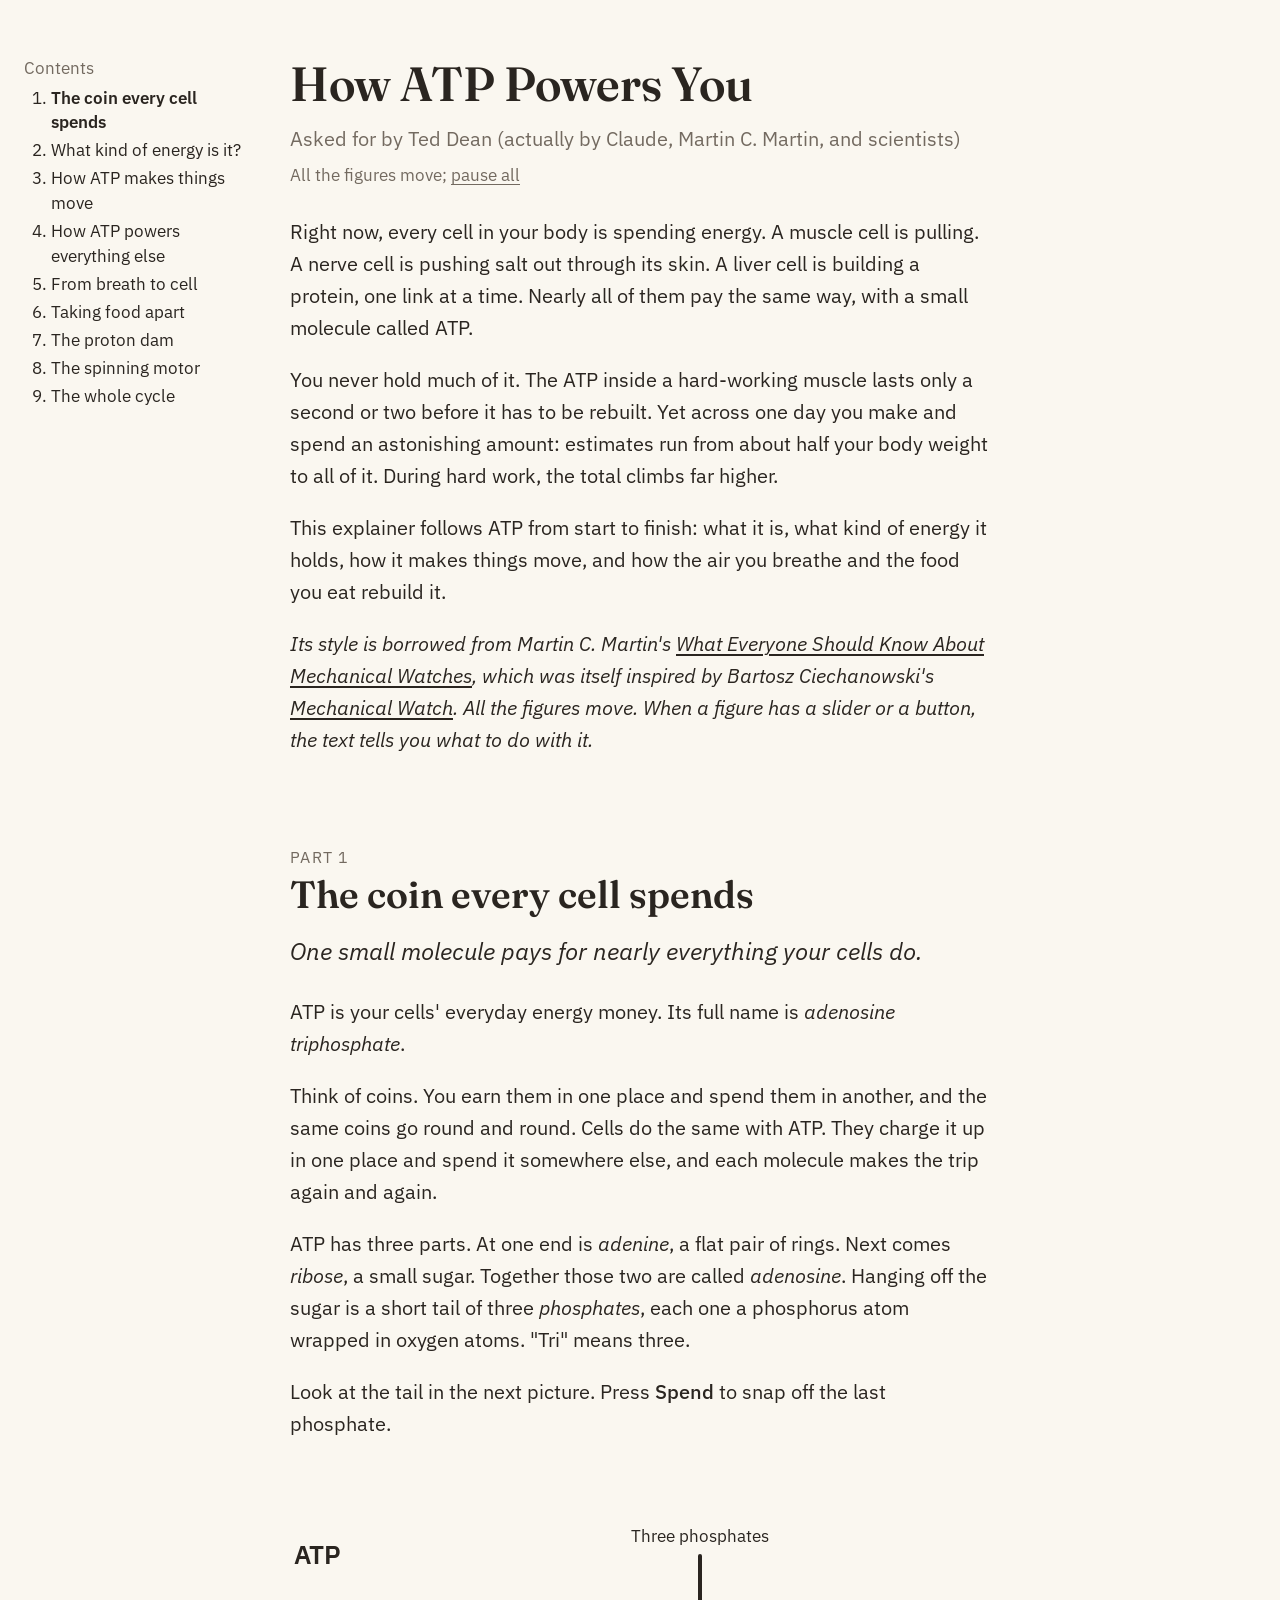
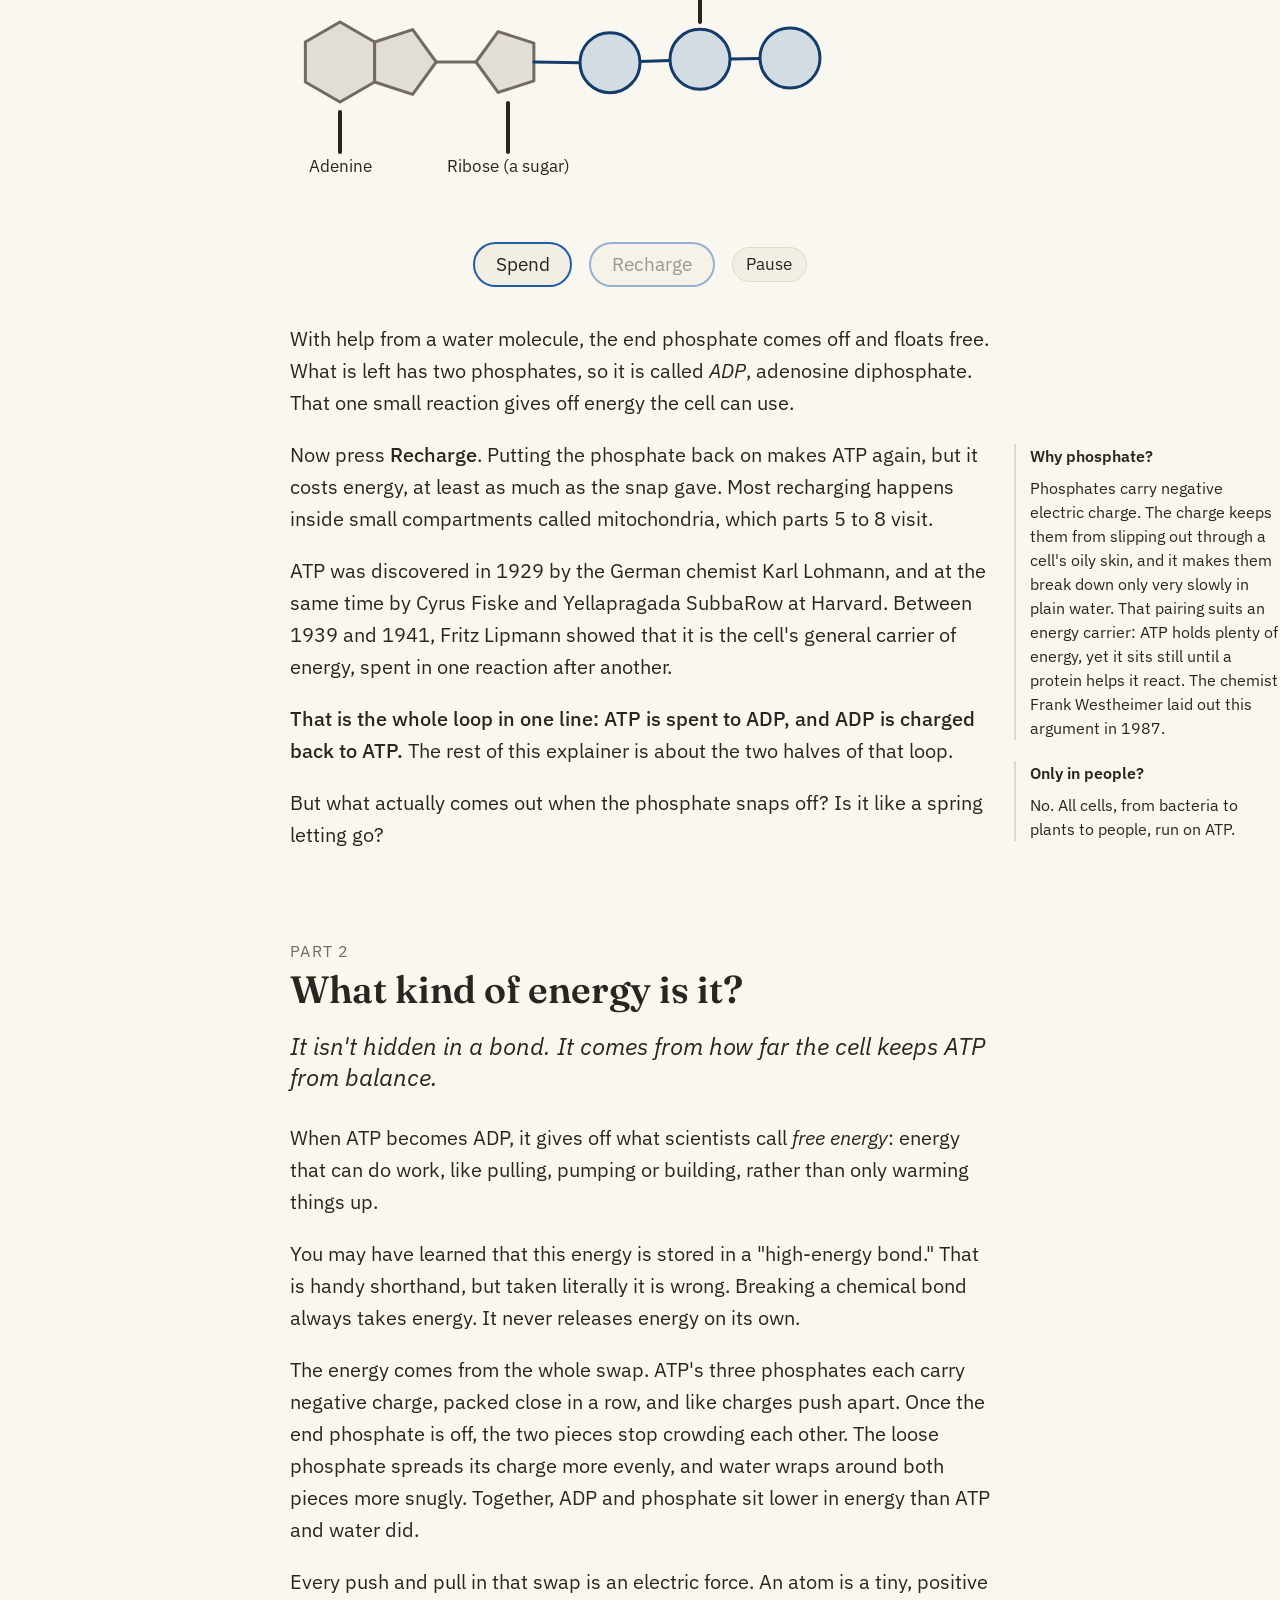
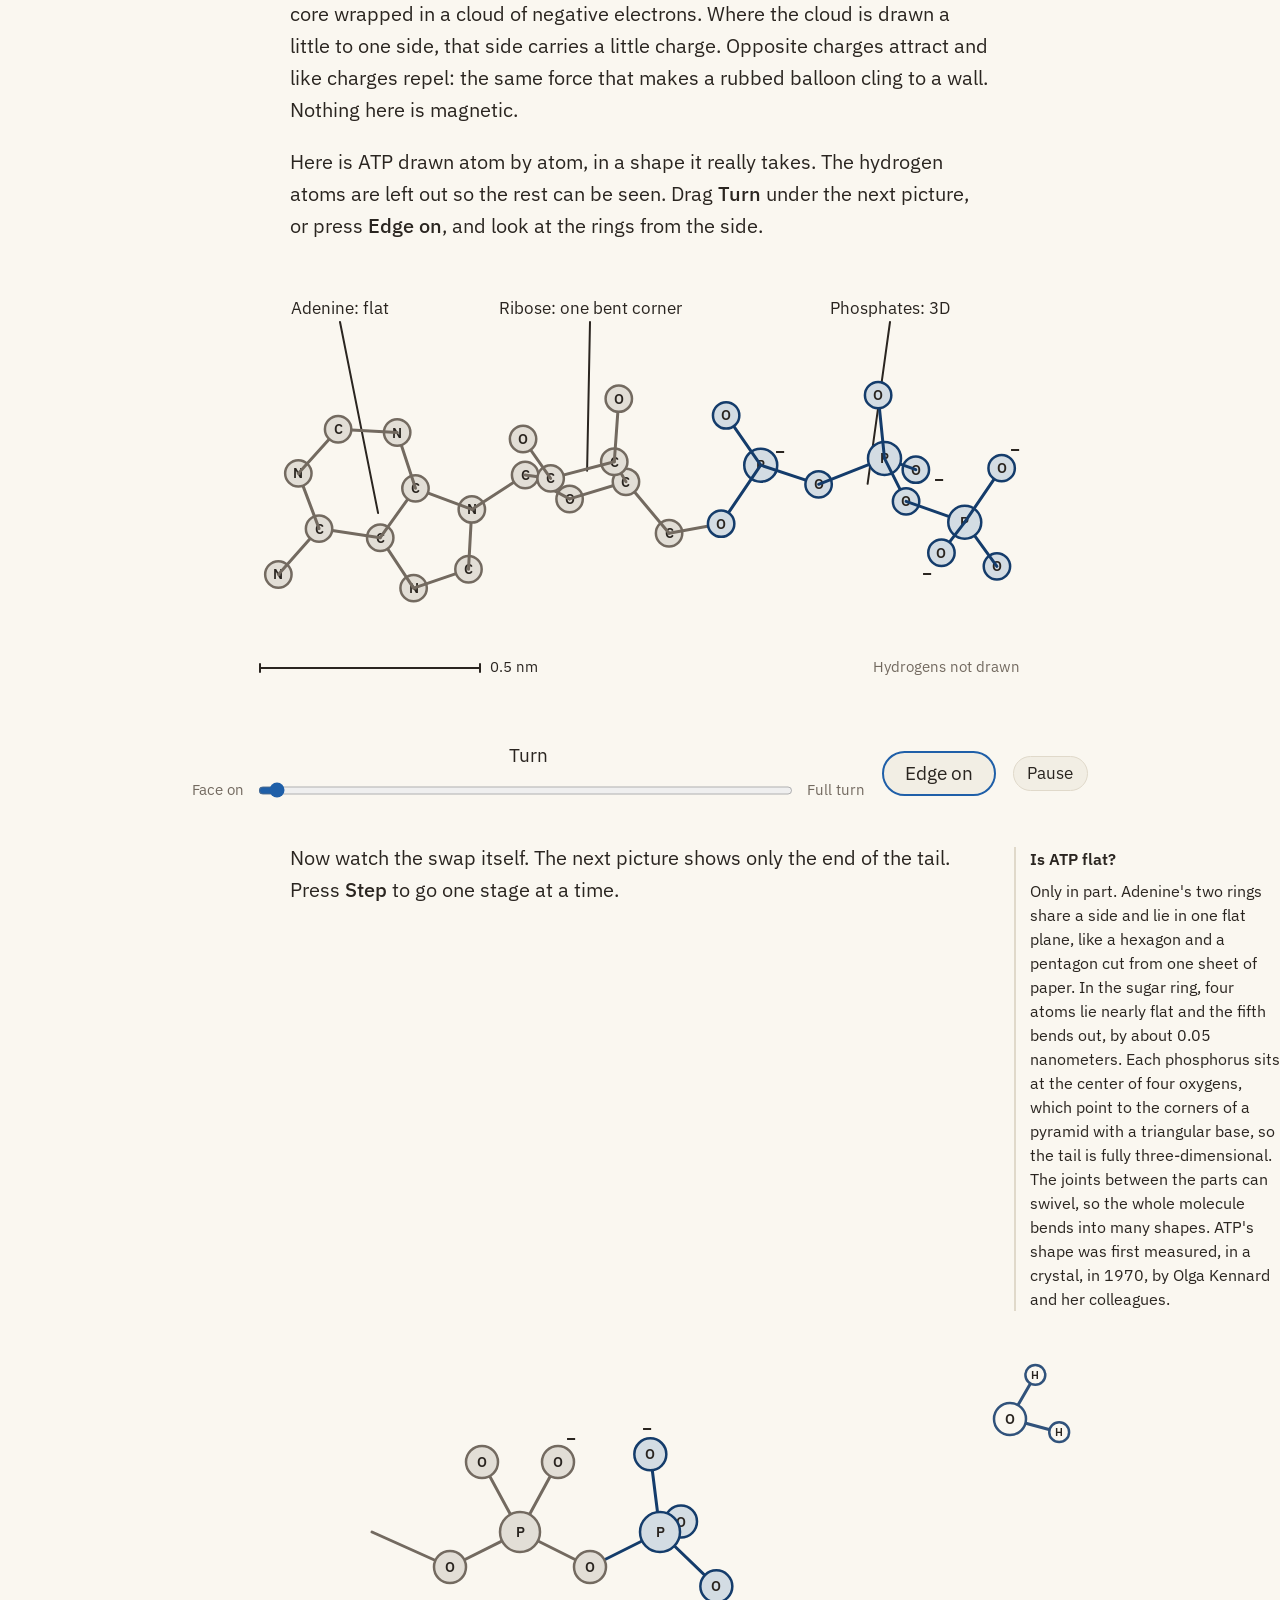
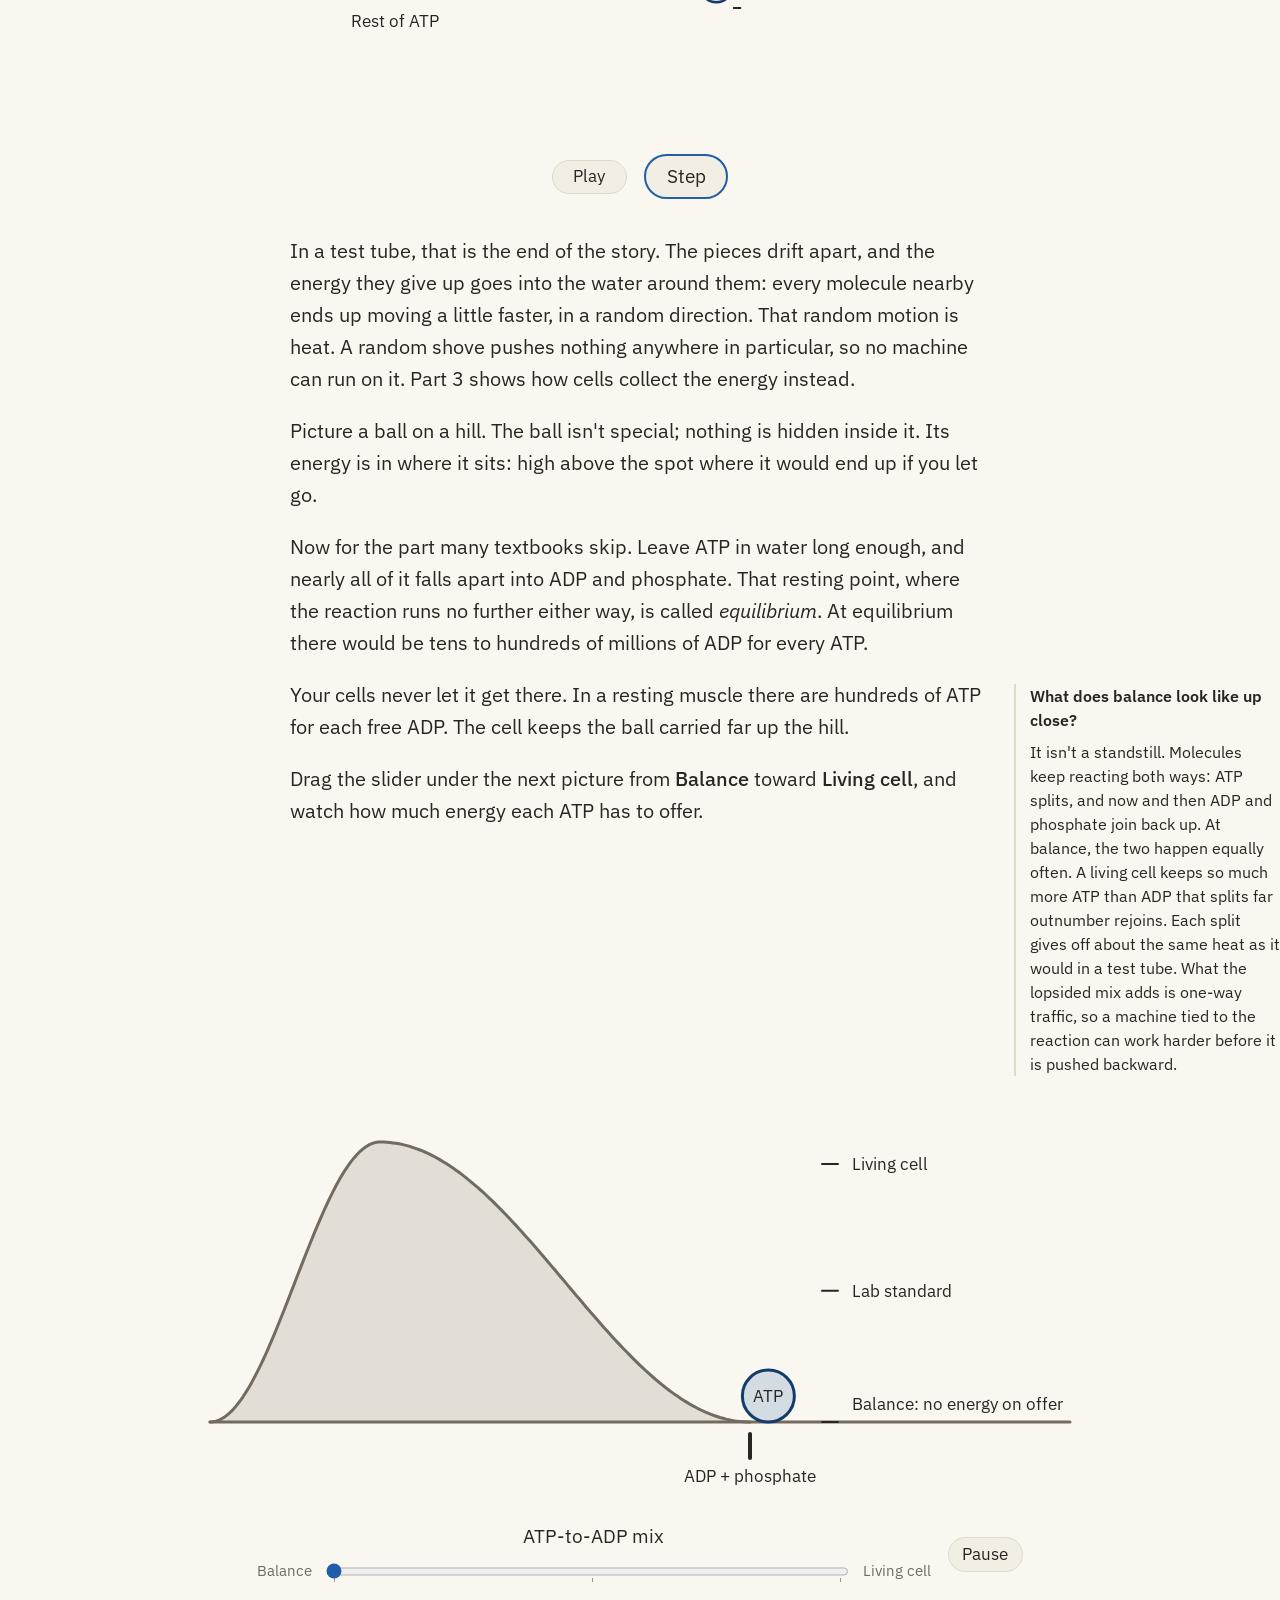
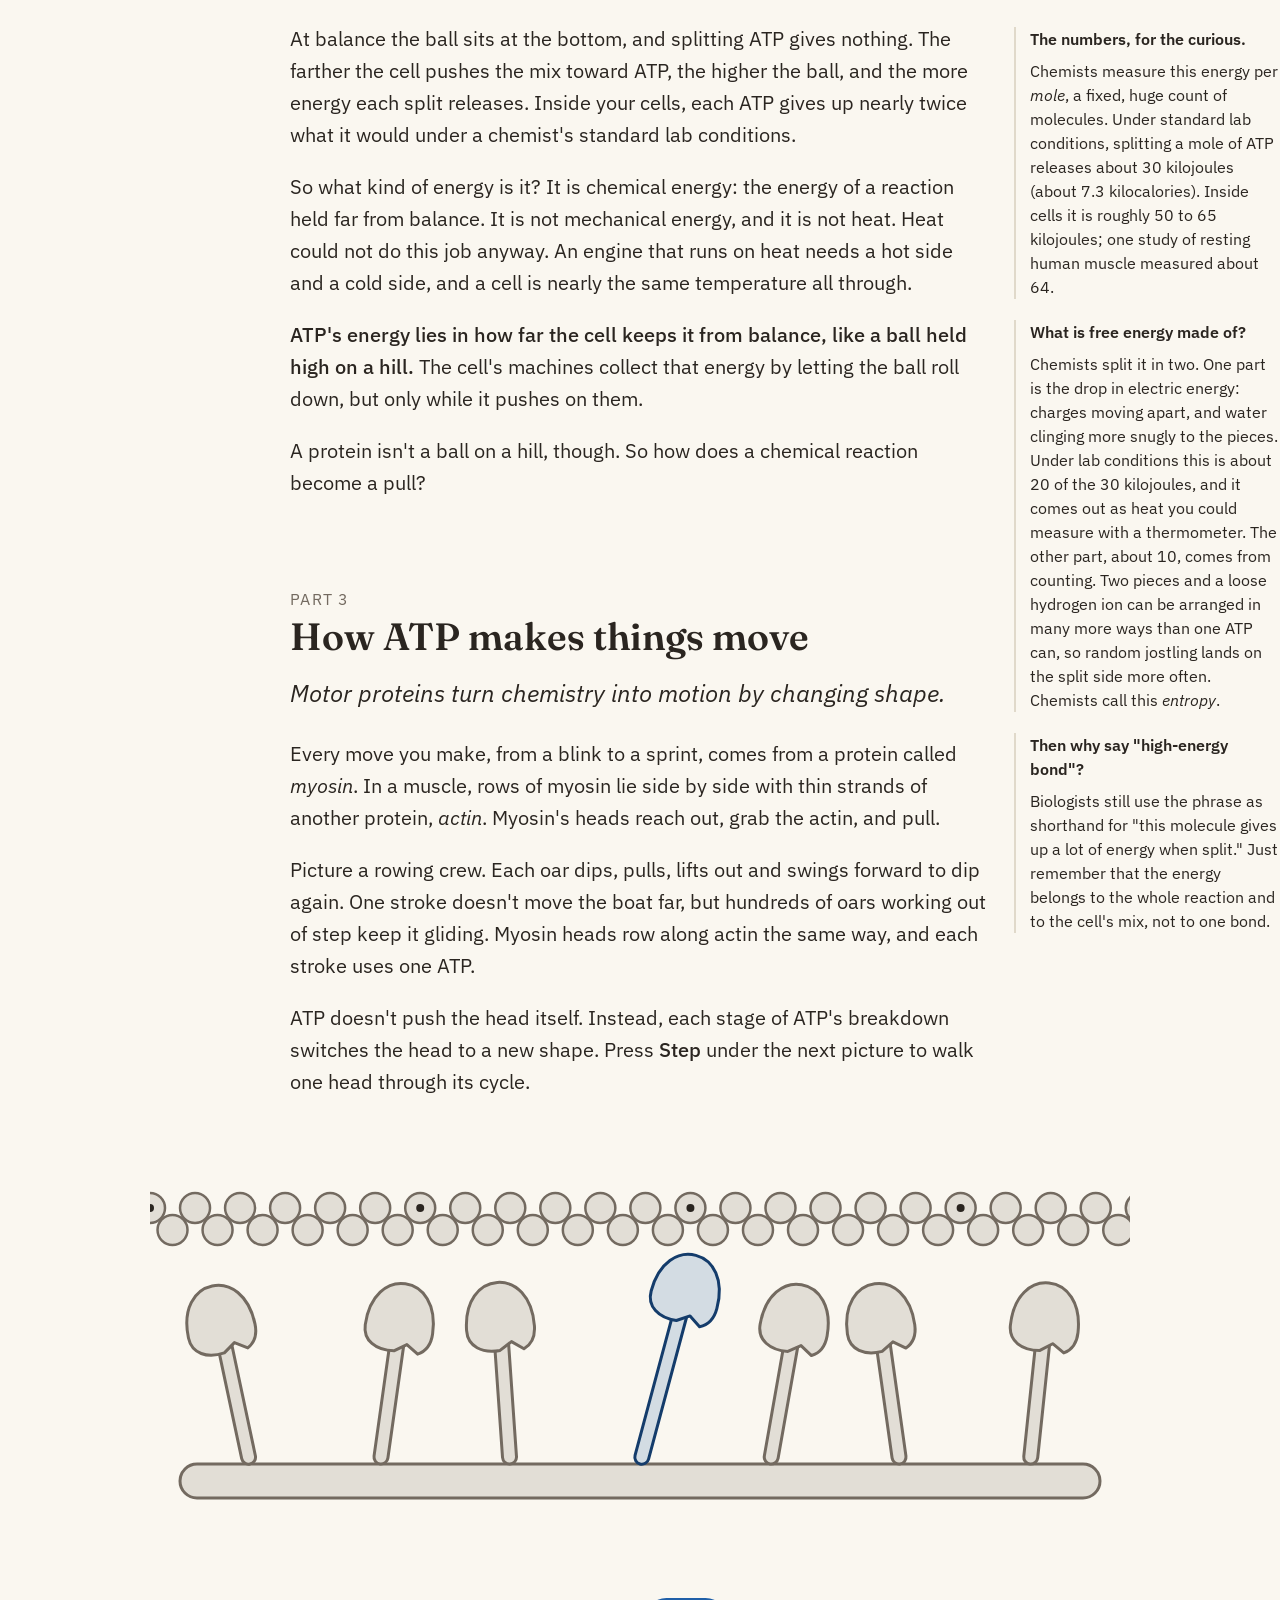
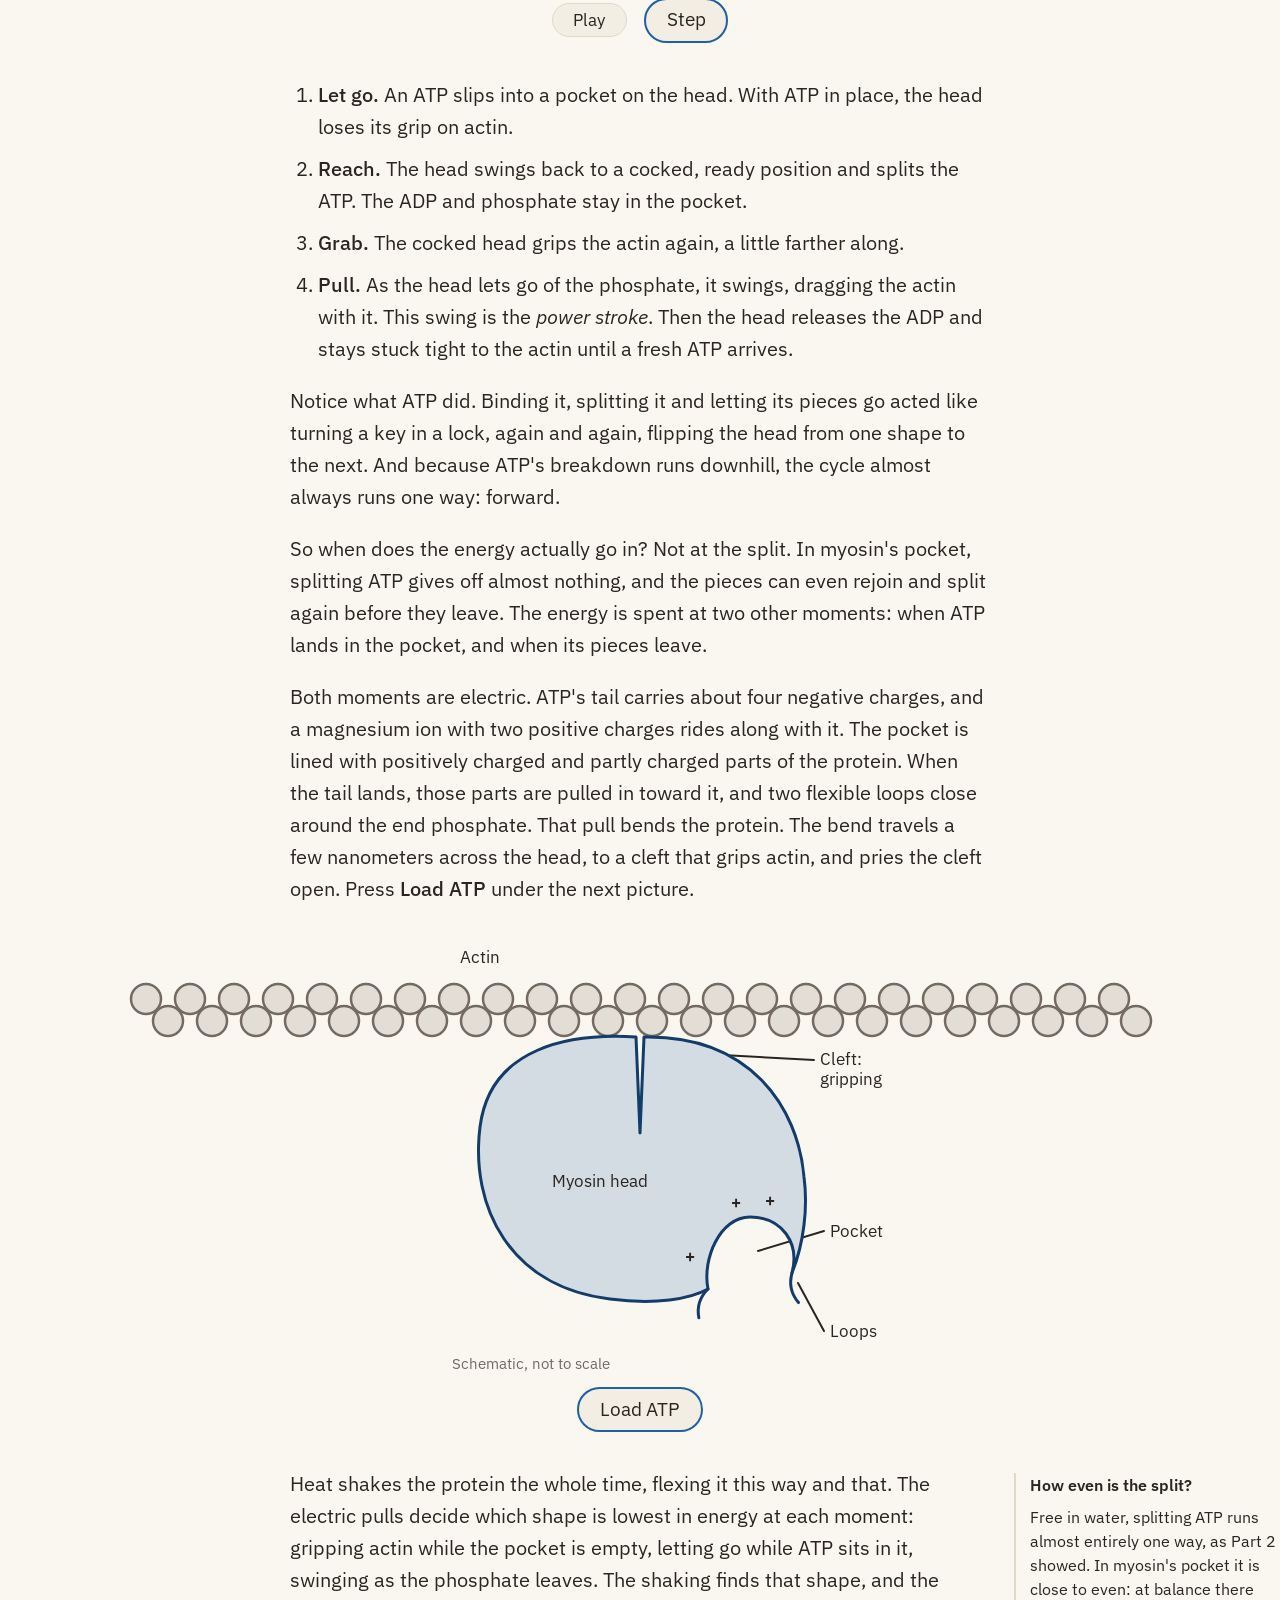
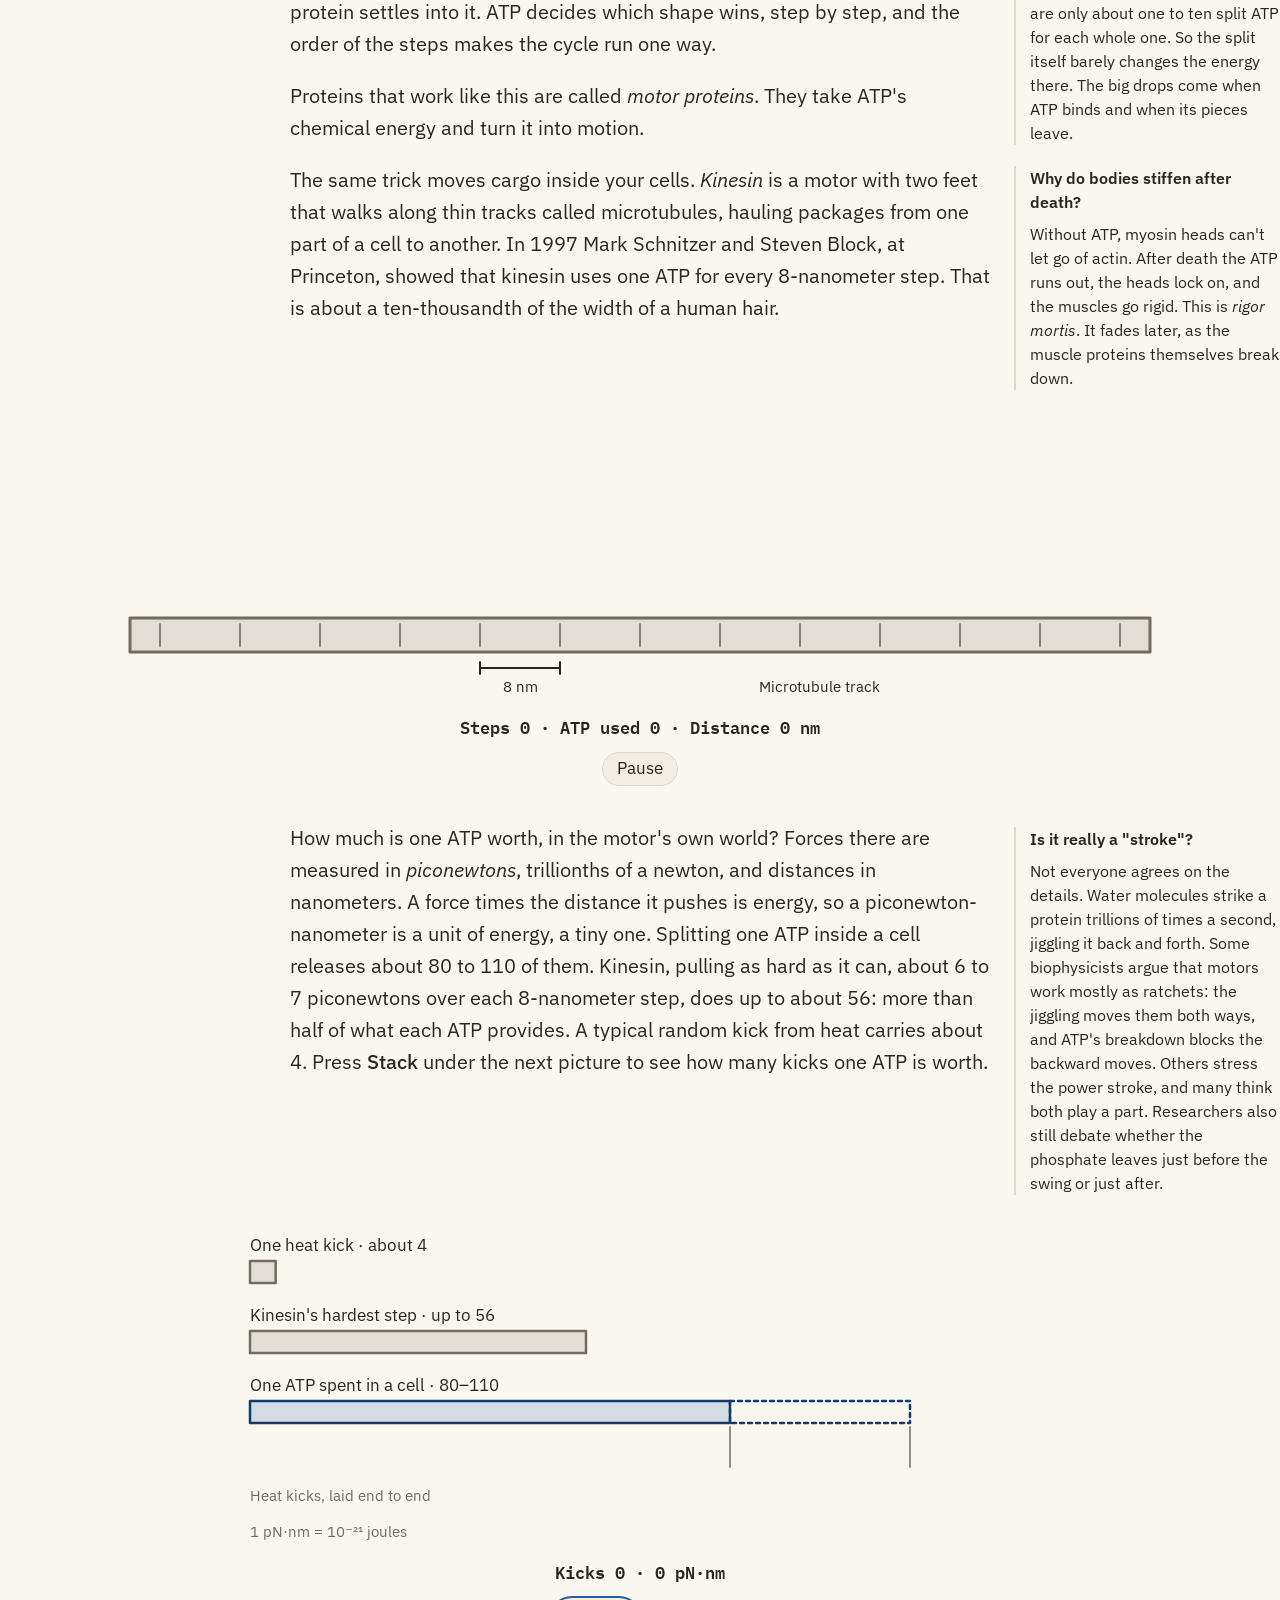
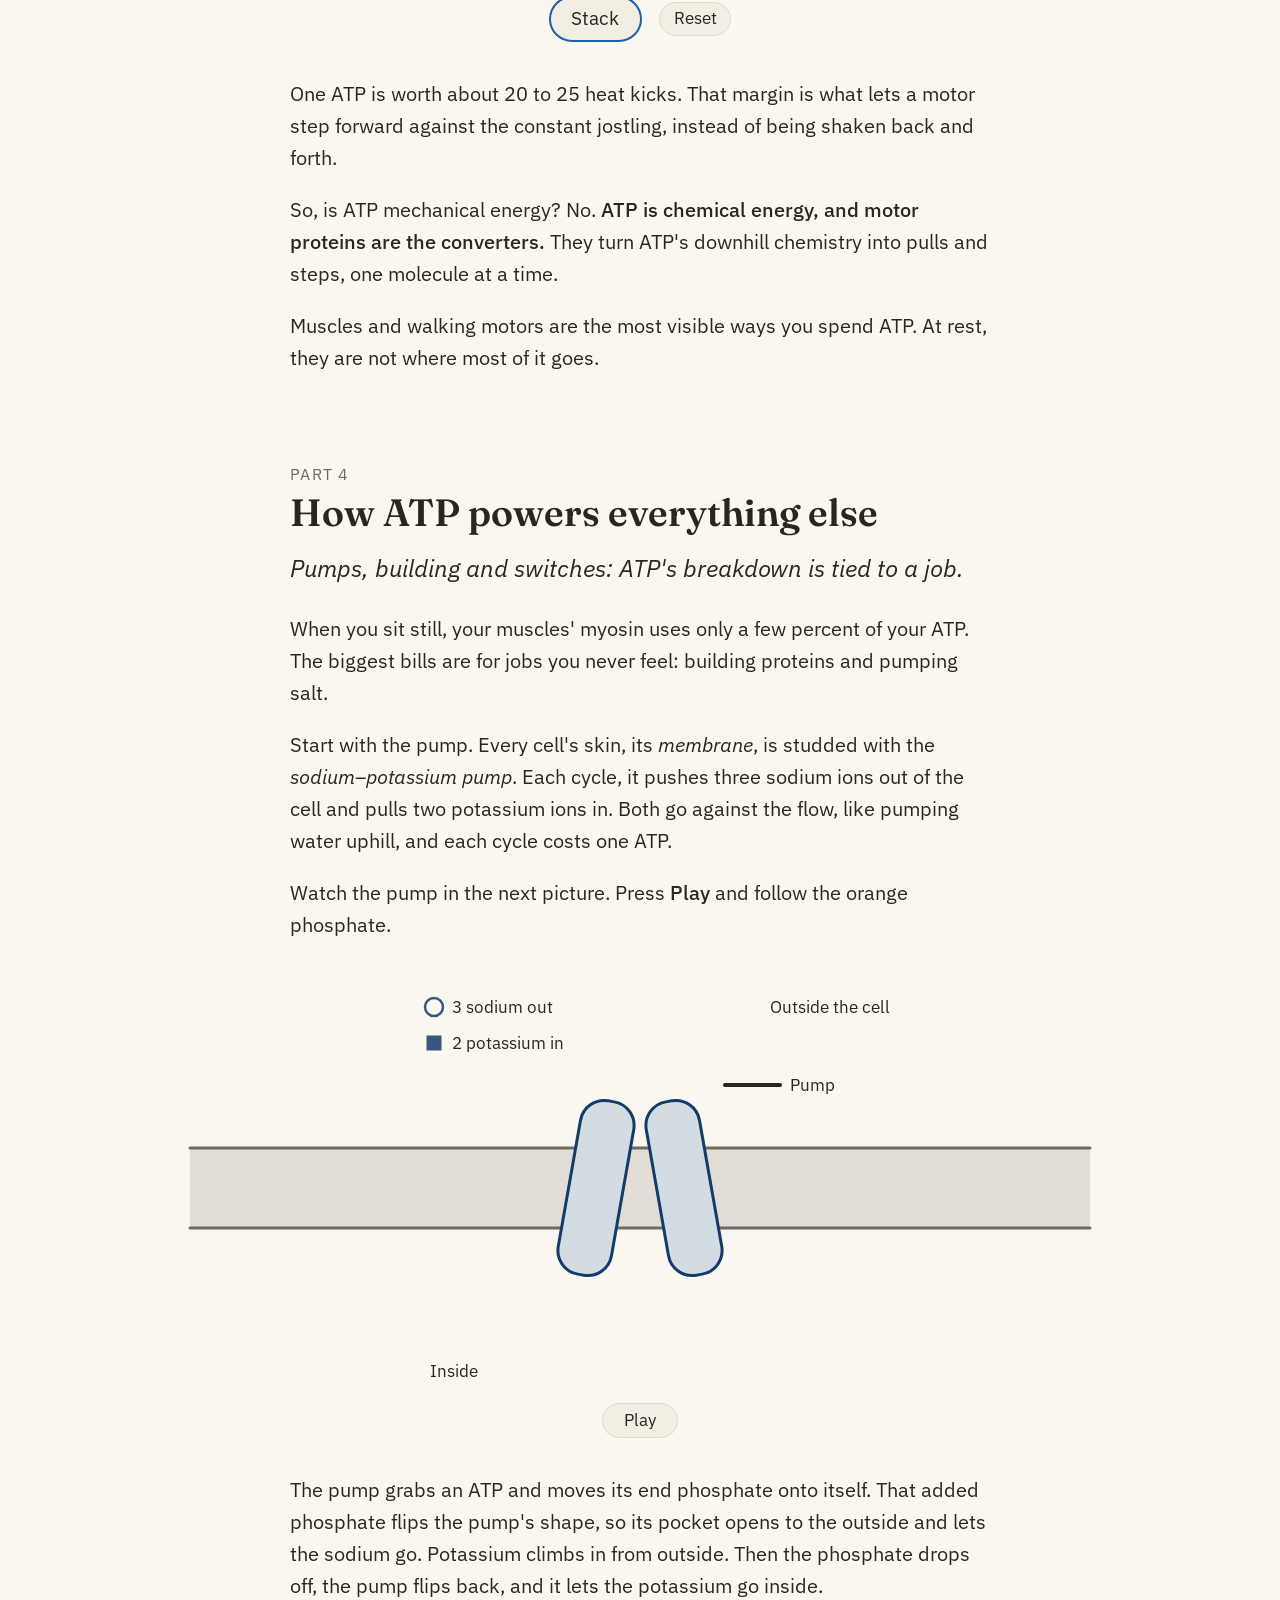
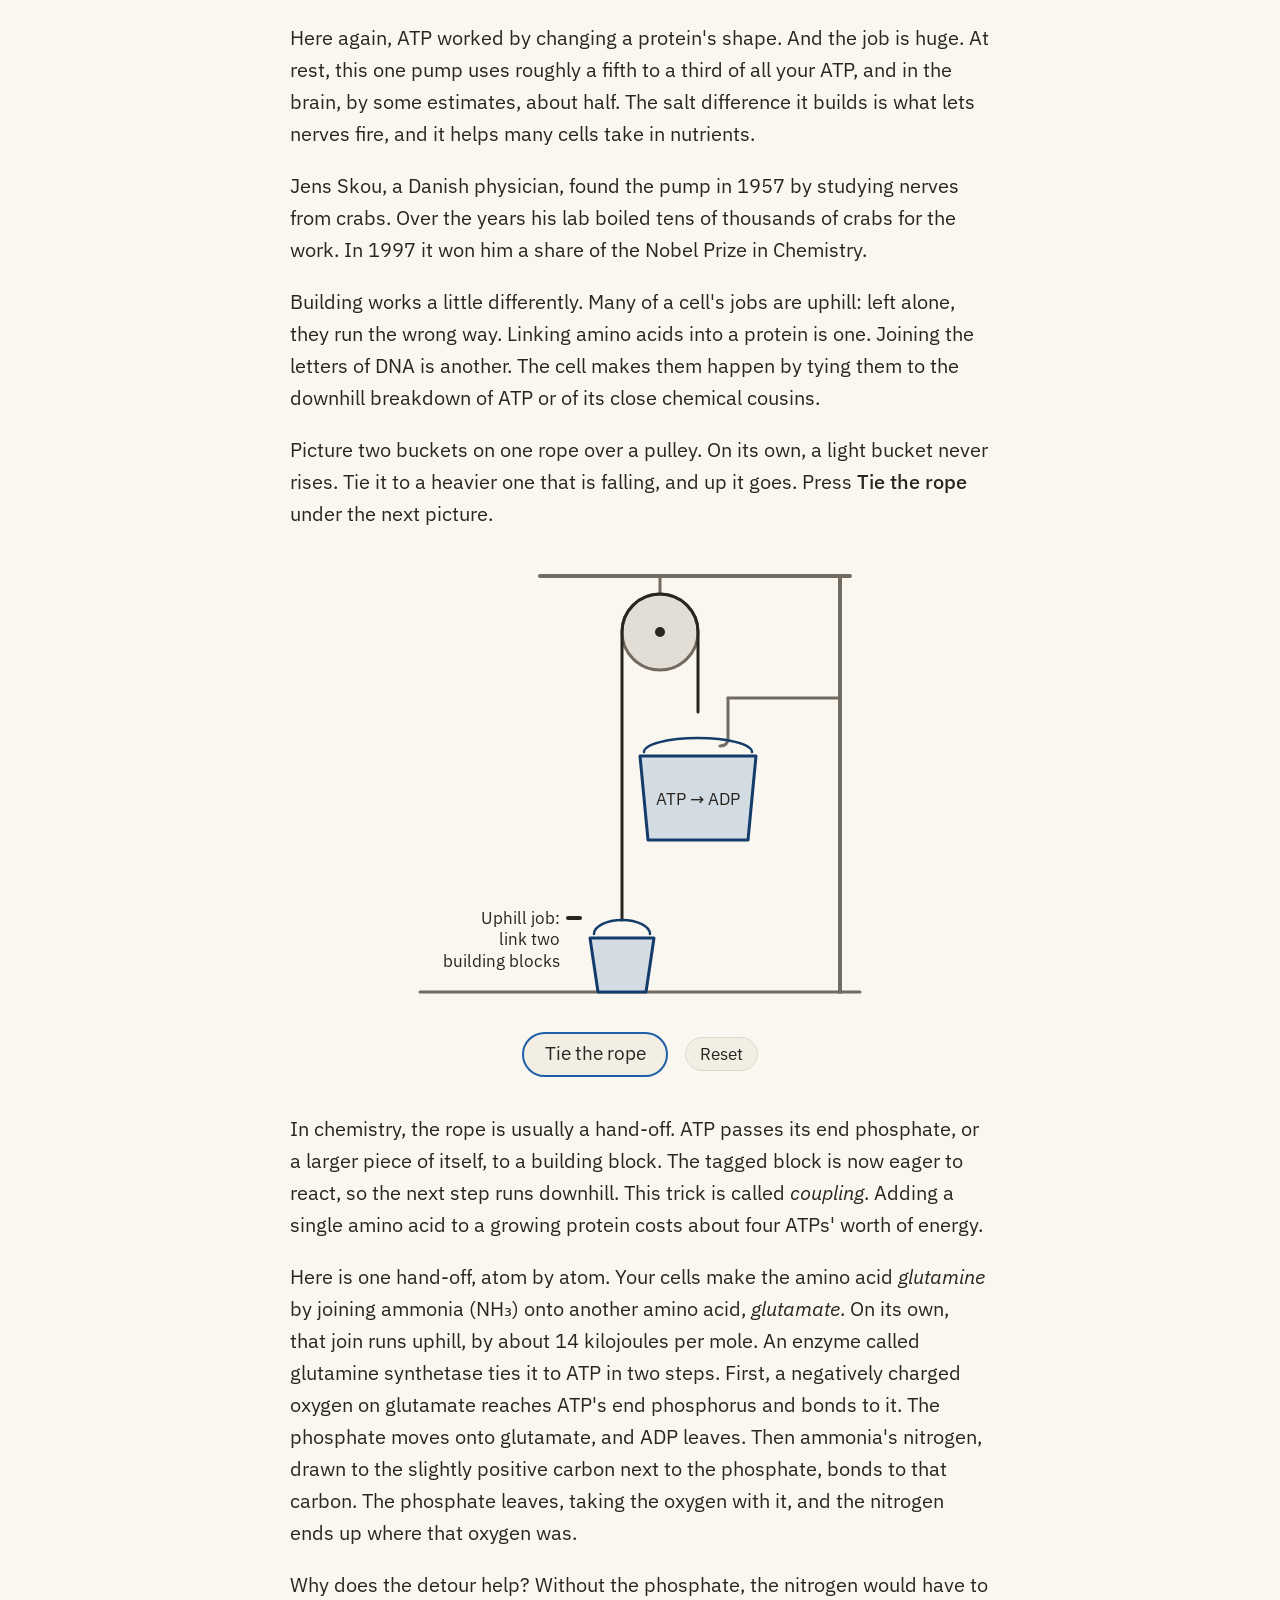
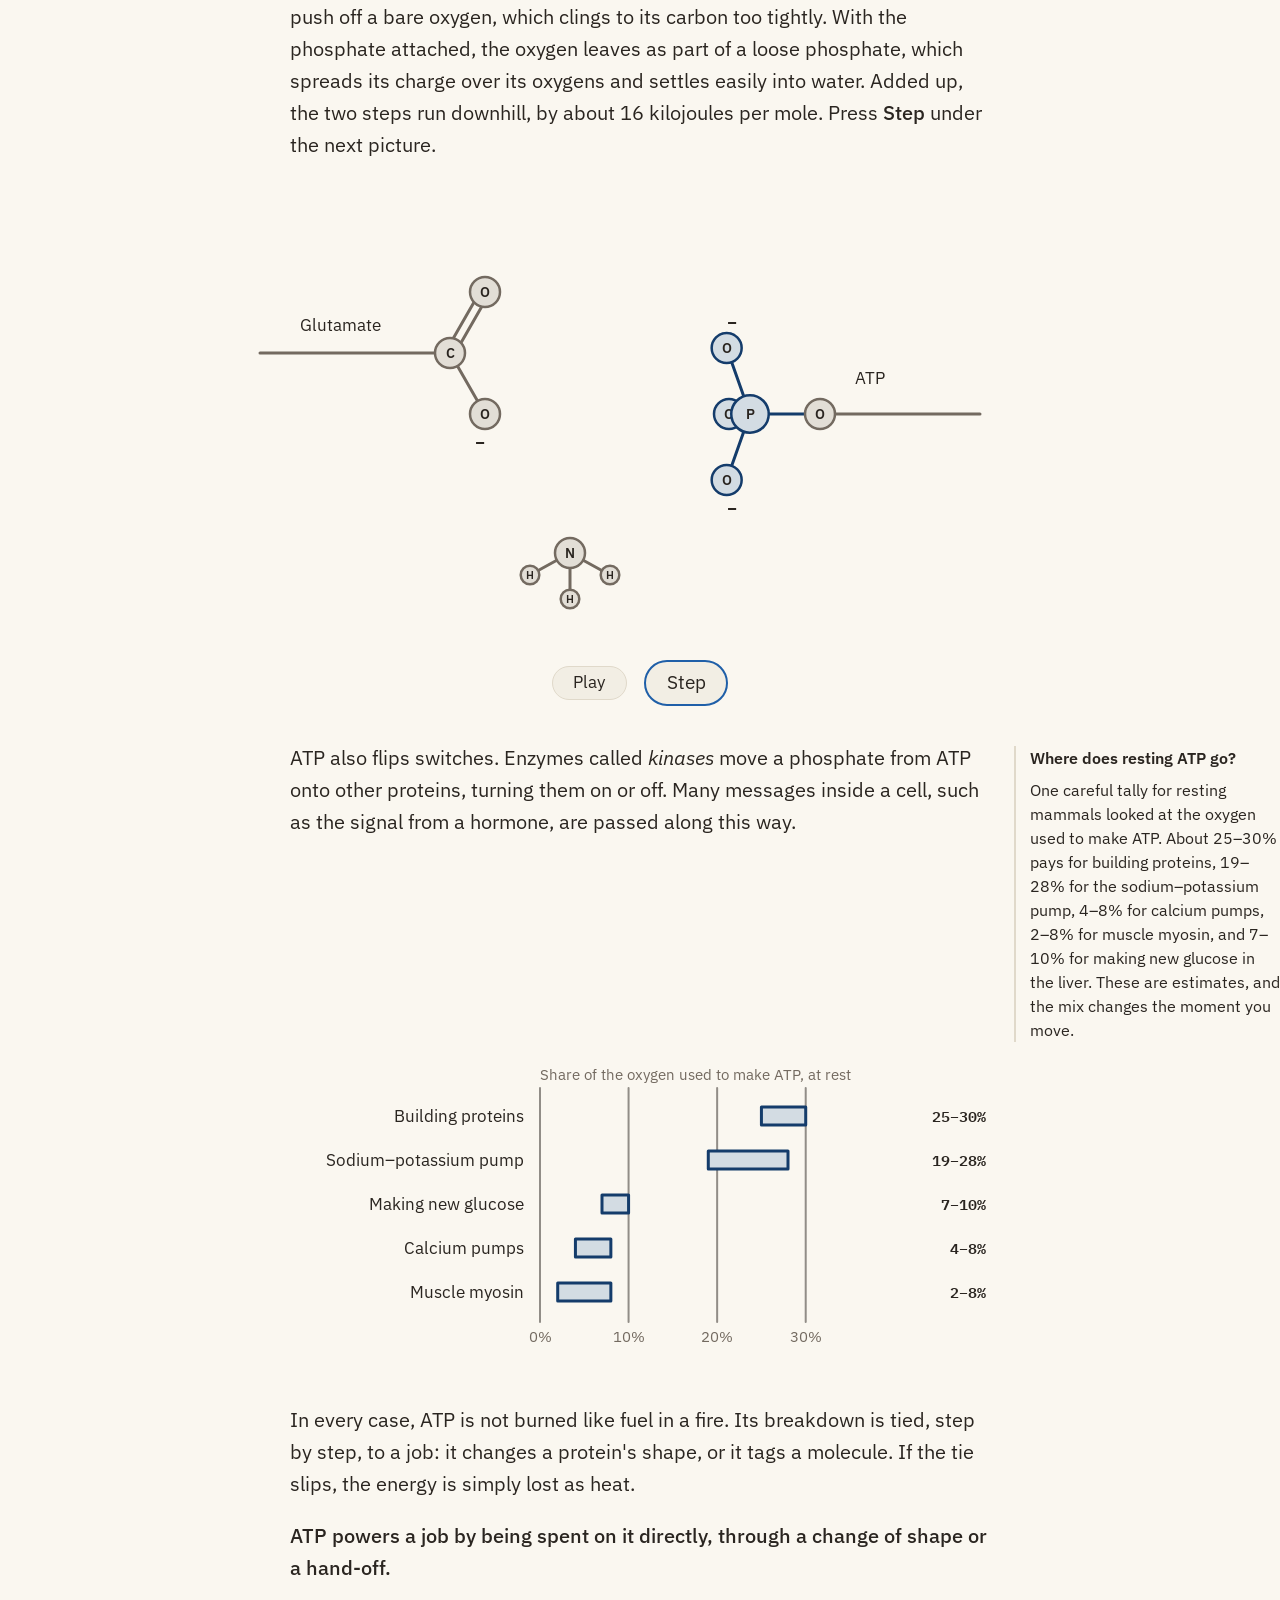
<file: index.html>
<!doctype html>
<html lang="en">
<head>
<meta charset="utf-8">
<meta name="viewport" content="width=device-width, initial-scale=1">
<title>How ATP Powers You</title>
<meta name="description" content="An illustrated explainer in nine parts: what ATP is, what kind of energy it holds, how it makes things move, and how the air you breathe and the food you eat rebuild it.">
<link rel="icon" href="data:,">
<link rel="preload" href="assets/fonts/ibm-plex-sans-latin-400-normal.woff2" as="font" type="font/woff2" crossorigin>
<link rel="preload" href="assets/fonts/fraunces-latin-opsz.woff2" as="font" type="font/woff2" crossorigin>
<link rel="stylesheet" href="assets/css/site.css">
</head>
<body>
<main class="page">
<article class="column">
  <header>
    <h1 class="title">How ATP Powers You</h1>
    <p class="byline">Asked for by Ted Dean (actually by Claude, Martin C. Martin, and scientists)</p>
    <p class="motion-note">All the figures move; <button type="button" class="link-button" data-pause-all aria-pressed="false">pause all</button></p>
  </header>

  <nav class="contents" aria-label="Contents">
    <button type="button" class="contents-toggle" aria-expanded="false" aria-controls="contents-list">Contents</button>
    <p class="contents-title">Contents</p>
    <ol id="contents-list">
      <li><a href="#part-1">The coin every cell spends</a></li>
      <li><a href="#part-2">What kind of energy is it?</a></li>
      <li><a href="#part-3">How ATP makes things move</a></li>
      <li><a href="#part-4">How ATP powers everything else</a></li>
      <li><a href="#part-5">From breath to cell</a></li>
      <li><a href="#part-6">Taking food apart</a></li>
      <li><a href="#part-7">The proton dam</a></li>
      <li><a href="#part-8">The spinning motor</a></li>
      <li><a href="#part-9">The whole cycle</a></li>
    </ol>
  </nav>

  <p>Right now, every cell in your body is spending energy. A muscle cell is pulling. A nerve cell is pushing salt out through its skin. A liver cell is building a protein, one link at a time. Nearly all of them pay the same way, with a small molecule called ATP.</p>

  <p>You never hold much of it. The ATP inside a hard-working muscle lasts only a second or two before it has to be rebuilt. Yet across one day you make and spend an astonishing amount: estimates run from about half your body weight to all of it. During hard work, the total climbs far higher.</p>

  <p>This explainer follows ATP from start to finish: what it is, what kind of energy it holds, how it makes things move, and how the air you breathe and the food you eat rebuild it.</p>

  <p><em>Its style is borrowed from Martin C. Martin's <a href="https://martincmartin.github.io/slidev-stem/watches/article/1/">What Everyone Should Know About Mechanical Watches</a>, which was itself inspired by Bartosz Ciechanowski's <a href="https://ciechanow.ski/mechanical-watch/">Mechanical Watch</a>. All the figures move. When a figure has a slider or a button, the text tells you what to do with it.</em></p>

<section class="part" id="part-1" aria-labelledby="part-1-title">
  <h2 class="part-heading" id="part-1-title"><span class="part-eyebrow">Part 1</span>The coin every cell spends</h2>
  <p class="part-tagline"><em>One small molecule pays for nearly everything your cells do.</em></p>

  <p>ATP is your cells' everyday energy money. Its full name is <em>adenosine triphosphate</em>.</p>

  <p>Think of coins. You earn them in one place and spend them in another, and the same coins go round and round. Cells do the same with ATP. They charge it up in one place and spend it somewhere else, and each molecule makes the trip again and again.</p>

  <p>ATP has three parts. At one end is <em>adenine</em>, a flat pair of rings. Next comes <em>ribose</em>, a small sugar. Together those two are called <em>adenosine</em>. Hanging off the sugar is a short tail of three <em>phosphates</em>, each one a phosphorus atom wrapped in oxygen atoms. "Tri" means three.</p>

  <p>Look at the tail in the next picture. Press <b>Spend</b> to snap off the last phosphate.</p>

  <figure class="fig" id="atp-molecule" data-figure="1.1">
  <div class="fig-art"><svg class="art" width="900" height="360" viewBox="0 0 900 360" role="img" aria-labelledby="atp-molecule-alt"></svg></div>
  <p class="sr-only" id="atp-molecule-alt">A cartoon of ATP: a double ring, a five-sided sugar, and a tail of three round phosphate beads. The last bead breaks off with a water molecule&#x27;s help, leaving a two-bead molecule labeled ADP, and then snaps back on.</p>
  <p class="sr-only" id="atp-molecule-status" aria-live="polite"></p>
  <noscript><p class="fig-caption">This figure needs JavaScript. It shows: A cartoon of ATP: a double ring, a five-sided sugar, and a tail of three round phosphate beads. The last bead breaks off with a water molecule&#x27;s help, leaving a two-bead molecule labeled ADP, and then snaps back on.</p></noscript>
  <div class="fig-controls"><button type="button" class="btn btn-action" id="atp-molecule-spend">Spend</button><button type="button" class="btn btn-action" id="atp-molecule-recharge">Recharge</button><button type="button" class="btn btn-swap" data-pause aria-pressed="false" aria-label="Pause this figure"><span>Play</span><span>Pause</span></button></div>
</figure>

  <p>With help from a water molecule, the end phosphate comes off and floats free. What is left has two phosphates, so it is called <em>ADP</em>, adenosine diphosphate. That one small reaction gives off energy the cell can use.</p>

  <div class="with-aside">
    <aside class="aside" aria-label="Why phosphate?">
      <p class="aside-title"><span class="aside-label">More · </span>Why phosphate?</p>
      <p>Phosphates carry negative electric charge. The charge keeps them from slipping out through a cell's oily skin, and it makes them break down only very slowly in plain water. That pairing suits an energy carrier: ATP holds plenty of energy, yet it sits still until a protein helps it react. The chemist Frank Westheimer laid out this argument in 1987.</p>
    </aside>
    <p>Now press <b>Recharge</b>. Putting the phosphate back on makes ATP again, but it costs energy, at least as much as the snap gave. Most recharging happens inside small compartments called mitochondria, which parts 5 to 8 visit.</p>
  </div>

  <div class="with-aside">
    <aside class="aside" aria-label="Only in people?">
      <p class="aside-title"><span class="aside-label">More · </span>Only in people?</p>
      <p>No. All cells, from bacteria to plants to people, run on ATP.</p>
    </aside>
    <p>ATP was discovered in 1929 by the German chemist Karl Lohmann, and at the same time by Cyrus Fiske and Yellapragada SubbaRow at Harvard. Between 1939 and 1941, Fritz Lipmann showed that it is the cell's general carrier of energy, spent in one reaction after another.</p>
  </div>

  <p><b>That is the whole loop in one line: ATP is spent to ADP, and ADP is charged back to ATP.</b> The rest of this explainer is about the two halves of that loop.</p>

  <p>But what actually comes out when the phosphate snaps off? Is it like a spring letting go?</p>
</section>
<section class="part" id="part-2" aria-labelledby="part-2-title">
  <h2 class="part-heading" id="part-2-title"><span class="part-eyebrow">Part 2</span>What kind of energy is it?</h2>
  <p class="part-tagline"><em>It isn't hidden in a bond. It comes from how far the cell keeps ATP from balance.</em></p>

  <p>When ATP becomes ADP, it gives off what scientists call <em>free energy</em>: energy that can do work, like pulling, pumping or building, rather than only warming things up.</p>

  <p>You may have learned that this energy is stored in a "high-energy bond." That is handy shorthand, but taken literally it is wrong. Breaking a chemical bond always takes energy. It never releases energy on its own.</p>

  <p>The energy comes from the whole swap. ATP's three phosphates each carry negative charge, packed close in a row, and like charges push apart. Once the end phosphate is off, the two pieces stop crowding each other. The loose phosphate spreads its charge more evenly, and water wraps around both pieces more snugly. Together, ADP and phosphate sit lower in energy than ATP and water did.</p>

  <p>Every push and pull in that swap is an electric force. An atom is a tiny, positive core wrapped in a cloud of negative electrons. Where the cloud is drawn a little to one side, that side carries a little charge. Opposite charges attract and like charges repel: the same force that makes a rubbed balloon cling to a wall. Nothing here is magnetic.</p>

  <p>Here is ATP drawn atom by atom, in a shape it really takes. The hydrogen atoms are left out so the rest can be seen. Drag <b>Turn</b> under the next picture, or press <b>Edge on</b>, and look at the rings from the side.</p>

  <figure class="fig" id="atp-atoms" data-figure="2.1">
  <div class="fig-art"><svg class="art" width="900" height="420" viewBox="0 0 900 420" role="img" aria-labelledby="atp-atoms-alt"></svg></div>
  <p class="sr-only" id="atp-atoms-alt">ATP drawn atom by atom, without its hydrogens: a double ring, a five-sided sugar ring, and a tail of three phosphorus atoms, each wrapped in four oxygens, with four negative charges along the tail. As the molecule turns, the double ring seen edge-on becomes a single straight line of atoms, while the sugar shows one bent corner and the phosphates spread out in three dimensions.</p>
  <p class="fig-caption is-live" id="atp-atoms-caption" aria-live="polite"></p>
  <noscript><p class="fig-caption">This figure needs JavaScript. It shows: ATP drawn atom by atom, without its hydrogens: a double ring, a five-sided sugar ring, and a tail of three phosphorus atoms, each wrapped in four oxygens, with four negative charges along the tail. As the molecule turns, the double ring seen edge-on becomes a single straight line of atoms, while the sugar shows one bent corner and the phosphates spread out in three dimensions.</p></noscript>
  <div class="fig-controls"><div class="slider"><label class="slider-label" for="atp-atoms-turn">Turn</label><div class="slider-row"><span aria-hidden="true">Face on</span><input type="range" id="atp-atoms-turn" min="0" max="100" step="1" value="0" aria-valuetext="0 degrees: face on"><span aria-hidden="true">Full turn</span></div></div><button type="button" class="btn btn-action" id="atp-atoms-edge">Edge on</button><button type="button" class="btn btn-swap" data-pause aria-pressed="false" aria-label="Pause this figure"><span>Play</span><span>Pause</span></button></div>
</figure>

  <div class="with-aside">
    <aside class="aside" aria-label="Is ATP flat?">
      <p class="aside-title"><span class="aside-label">More · </span>Is ATP flat?</p>
      <p>Only in part. Adenine's two rings share a side and lie in one flat plane, like a hexagon and a pentagon cut from one sheet of paper. In the sugar ring, four atoms lie nearly flat and the fifth bends out, by about 0.05 nanometers. Each phosphorus sits at the center of four oxygens, which point to the corners of a pyramid with a triangular base, so the tail is fully three-dimensional. The joints between the parts can swivel, so the whole molecule bends into many shapes. ATP's shape was first measured, in a crystal, in 1970, by Olga Kennard and her colleagues.</p>
    </aside>
    <p>Now watch the swap itself. The next picture shows only the end of the tail. Press <b>Step</b> to go one stage at a time.</p>
  </div>

  <figure class="fig" id="atp-split" data-figure="2.2">
  <div class="fig-art"><svg class="art" width="900" height="380" viewBox="0 0 900 380" role="img" aria-labelledby="atp-split-alt"></svg></div>
  <p class="sr-only" id="atp-split-alt">The end of ATP&#x27;s tail: two phosphorus atoms, each wrapped in oxygens, with negative charges crowded side by side. A water molecule&#x27;s oxygen bonds to the end phosphorus, the bond to its neighbor breaks, and a hydrogen ion leaves. Then the two pieces push apart, and nearby water molecules turn their hydrogen ends toward the negative pieces.</p>
  <p class="fig-caption is-live" id="atp-split-caption" aria-live="polite"></p>
  <noscript><p class="fig-caption">This figure needs JavaScript. It shows: The end of ATP&#x27;s tail: two phosphorus atoms, each wrapped in oxygens, with negative charges crowded side by side. A water molecule&#x27;s oxygen bonds to the end phosphorus, the bond to its neighbor breaks, and a hydrogen ion leaves. Then the two pieces push apart, and nearby water molecules turn their hydrogen ends toward the negative pieces.</p></noscript>
  <div class="fig-controls"><button type="button" class="btn btn-swap" data-pause aria-pressed="false" aria-label="Pause this figure"><span>Play</span><span>Pause</span></button><button type="button" class="btn btn-action" id="atp-split-step">Step</button></div>
</figure>

  <p>In a test tube, that is the end of the story. The pieces drift apart, and the energy they give up goes into the water around them: every molecule nearby ends up moving a little faster, in a random direction. That random motion is heat. A random shove pushes nothing anywhere in particular, so no machine can run on it. Part 3 shows how cells collect the energy instead.</p>

  <p>Picture a ball on a hill. The ball isn't special; nothing is hidden inside it. Its energy is in where it sits: high above the spot where it would end up if you let go.</p>

  <p>Now for the part many textbooks skip. Leave ATP in water long enough, and nearly all of it falls apart into ADP and phosphate. That resting point, where the reaction runs no further either way, is called <em>equilibrium</em>. At equilibrium there would be tens to hundreds of millions of ADP for every ATP.</p>

  <div class="with-aside">
    <aside class="aside" aria-label="What does balance look like up close?">
      <p class="aside-title"><span class="aside-label">More · </span>What does balance look like up close?</p>
      <p>It isn't a standstill. Molecules keep reacting both ways: ATP splits, and now and then ADP and phosphate join back up. At balance, the two happen equally often. A living cell keeps so much more ATP than ADP that splits far outnumber rejoins. Each split gives off about the same heat as it would in a test tube. What the lopsided mix adds is one-way traffic, so a machine tied to the reaction can work harder before it is pushed backward.</p>
    </aside>
    <p>Your cells never let it get there. In a resting muscle there are hundreds of ATP for each free ADP. The cell keeps the ball carried far up the hill.</p>
  </div>

  <p>Drag the slider under the next picture from <b>Balance</b> toward <b>Living cell</b>, and watch how much energy each ATP has to offer.</p>

  <figure class="fig" id="atp-hill" data-figure="2.3">
  <div class="fig-art"><svg class="art" width="900" height="420" viewBox="0 0 900 420" role="img" aria-labelledby="atp-hill-alt"></svg></div>
  <p class="sr-only" id="atp-hill-alt">A hill with a ball labeled ATP. A bracket from the bottom of the hill to the ball shows the energy on offer. At Balance the ball is at the bottom; at Lab standard it is partway up; at Living cell it is nearly twice as high.</p>
  <p class="sr-only" id="atp-hill-status" aria-live="polite"></p>
  <noscript><p class="fig-caption">This figure needs JavaScript. It shows: A hill with a ball labeled ATP. A bracket from the bottom of the hill to the ball shows the energy on offer. At Balance the ball is at the bottom; at Lab standard it is partway up; at Living cell it is nearly twice as high.</p></noscript>
  <div class="fig-controls"><div class="slider"><label class="slider-label" for="atp-hill-mix">ATP-to-ADP mix</label><div class="slider-row"><span aria-hidden="true">Balance</span><input type="range" id="atp-hill-mix" min="0" max="100" step="1" value="0" aria-valuetext="Balance: no energy on offer"><span aria-hidden="true">Living cell</span></div></div><button type="button" class="btn btn-swap" data-pause aria-pressed="false" aria-label="Pause this figure"><span>Play</span><span>Pause</span></button></div>
</figure>

  <div class="with-aside">
    <aside class="aside" aria-label="The numbers, for the curious.">
      <p class="aside-title"><span class="aside-label">More · </span>The numbers, for the curious.</p>
      <p>Chemists measure this energy per <em>mole</em>, a fixed, huge count of molecules. Under standard lab conditions, splitting a mole of ATP releases about 30 kilojoules (about 7.3 kilocalories). Inside cells it is roughly 50 to 65 kilojoules; one study of resting human muscle measured about 64.</p>
    </aside>
    <p>At balance the ball sits at the bottom, and splitting ATP gives nothing. The farther the cell pushes the mix toward ATP, the higher the ball, and the more energy each split releases. Inside your cells, each ATP gives up nearly twice what it would under a chemist's standard lab conditions.</p>
  </div>

  <div class="with-aside">
    <aside class="aside" aria-label="What is free energy made of?">
      <p class="aside-title"><span class="aside-label">More · </span>What is free energy made of?</p>
      <p>Chemists split it in two. One part is the drop in electric energy: charges moving apart, and water clinging more snugly to the pieces. Under lab conditions this is about 20 of the 30 kilojoules, and it comes out as heat you could measure with a thermometer. The other part, about 10, comes from counting. Two pieces and a loose hydrogen ion can be arranged in many more ways than one ATP can, so random jostling lands on the split side more often. Chemists call this <em>entropy</em>.</p>
    </aside>
    <p>So what kind of energy is it? It is chemical energy: the energy of a reaction held far from balance. It is not mechanical energy, and it is not heat. Heat could not do this job anyway. An engine that runs on heat needs a hot side and a cold side, and a cell is nearly the same temperature all through.</p>
  </div>

  <div class="with-aside">
    <aside class="aside" aria-label="Then why say &quot;high-energy bond&quot;?">
      <p class="aside-title"><span class="aside-label">More · </span>Then why say "high-energy bond"?</p>
      <p>Biologists still use the phrase as shorthand for "this molecule gives up a lot of energy when split." Just remember that the energy belongs to the whole reaction and to the cell's mix, not to one bond.</p>
    </aside>
    <p><b>ATP's energy lies in how far the cell keeps it from balance, like a ball held high on a hill.</b> The cell's machines collect that energy by letting the ball roll down, but only while it pushes on them.</p>
  </div>

  <p>A protein isn't a ball on a hill, though. So how does a chemical reaction become a pull?</p>
</section>
<section class="part" id="part-3" aria-labelledby="part-3-title">
  <h2 class="part-heading" id="part-3-title"><span class="part-eyebrow">Part 3</span>How ATP makes things move</h2>
  <p class="part-tagline"><em>Motor proteins turn chemistry into motion by changing shape.</em></p>

  <p>Every move you make, from a blink to a sprint, comes from a protein called <em>myosin</em>. In a muscle, rows of myosin lie side by side with thin strands of another protein, <em>actin</em>. Myosin's heads reach out, grab the actin, and pull.</p>

  <p>Picture a rowing crew. Each oar dips, pulls, lifts out and swings forward to dip again. One stroke doesn't move the boat far, but hundreds of oars working out of step keep it gliding. Myosin heads row along actin the same way, and each stroke uses one ATP.</p>

  <p>ATP doesn't push the head itself. Instead, each stage of ATP's breakdown switches the head to a new shape. Press <b>Step</b> under the next picture to walk one head through its cycle.</p>

  <figure class="fig" id="myosin-row" data-figure="3.1">
  <div class="fig-art"><svg class="art" width="980" height="420" viewBox="0 0 980 420" role="img" aria-labelledby="myosin-row-alt"></svg></div>
  <p class="sr-only" id="myosin-row-alt">A myosin head under a strand of actin. An ATP enters its pocket and the head lifts off; the head tilts back and splits the ATP; it grips the actin farther along; then it swings as it lets the phosphate go, pulling the strand to one side.</p>
  <p class="fig-caption is-live" id="myosin-row-caption" aria-live="polite"></p>
  <noscript><p class="fig-caption">This figure needs JavaScript. It shows: A myosin head under a strand of actin. An ATP enters its pocket and the head lifts off; the head tilts back and splits the ATP; it grips the actin farther along; then it swings as it lets the phosphate go, pulling the strand to one side.</p></noscript>
  <div class="fig-controls"><button type="button" class="btn btn-swap" data-pause aria-pressed="false" aria-label="Pause this figure"><span>Play</span><span>Pause</span></button><button type="button" class="btn btn-action" id="myosin-row-step">Step</button></div>
</figure>

  <ol class="steps">
    <li><b>Let go.</b> An ATP slips into a pocket on the head. With ATP in place, the head loses its grip on actin.</li>
    <li><b>Reach.</b> The head swings back to a cocked, ready position and splits the ATP. The ADP and phosphate stay in the pocket.</li>
    <li><b>Grab.</b> The cocked head grips the actin again, a little farther along.</li>
    <li><b>Pull.</b> As the head lets go of the phosphate, it swings, dragging the actin with it. This swing is the <em>power stroke</em>. Then the head releases the ADP and stays stuck tight to the actin until a fresh ATP arrives.</li>
  </ol>

  <p>Notice what ATP did. Binding it, splitting it and letting its pieces go acted like turning a key in a lock, again and again, flipping the head from one shape to the next. And because ATP's breakdown runs downhill, the cycle almost always runs one way: forward.</p>

  <p>So when does the energy actually go in? Not at the split. In myosin's pocket, splitting ATP gives off almost nothing, and the pieces can even rejoin and split again before they leave. The energy is spent at two other moments: when ATP lands in the pocket, and when its pieces leave.</p>

  <p>Both moments are electric. ATP's tail carries about four negative charges, and a magnesium ion with two positive charges rides along with it. The pocket is lined with positively charged and partly charged parts of the protein. When the tail lands, those parts are pulled in toward it, and two flexible loops close around the end phosphate. That pull bends the protein. The bend travels a few nanometers across the head, to a cleft that grips actin, and pries the cleft open. Press <b>Load ATP</b> under the next picture.</p>

  <figure class="fig" id="myosin-pocket" data-figure="3.2">
  <div class="fig-art"><svg class="art" width="900" height="440" viewBox="0 0 900 440" role="img" aria-labelledby="myosin-pocket-alt"></svg></div>
  <p class="sr-only" id="myosin-pocket-alt">A schematic myosin head under a strand of actin. When ATP&#x27;s negatively charged tail drops into a pocket near the bottom of the head, charged parts of the pocket and two loops are pulled in around it. The bend travels up through the head, a cleft at the top opens, and the head lets go of the actin.</p>
  <p class="sr-only" id="myosin-pocket-status" aria-live="polite"></p>
  <noscript><p class="fig-caption">This figure needs JavaScript. It shows: A schematic myosin head under a strand of actin. When ATP&#x27;s negatively charged tail drops into a pocket near the bottom of the head, charged parts of the pocket and two loops are pulled in around it. The bend travels up through the head, a cleft at the top opens, and the head lets go of the actin.</p></noscript>
  <div class="fig-controls"><button type="button" class="btn btn-action btn-swap" id="myosin-pocket-load"><span>Load ATP</span><span class="word-hidden">Empty</span></button></div>
</figure>

  <div class="with-aside">
    <aside class="aside" aria-label="How even is the split?">
      <p class="aside-title"><span class="aside-label">More · </span>How even is the split?</p>
      <p>Free in water, splitting ATP runs almost entirely one way, as Part 2 showed. In myosin's pocket it is close to even: at balance there are only about one to ten split ATP for each whole one. So the split itself barely changes the energy there. The big drops come when ATP binds and when its pieces leave.</p>
    </aside>
    <p>Heat shakes the protein the whole time, flexing it this way and that. The electric pulls decide which shape is lowest in energy at each moment: gripping actin while the pocket is empty, letting go while ATP sits in it, swinging as the phosphate leaves. The shaking finds that shape, and the protein settles into it. ATP decides which shape wins, step by step, and the order of the steps makes the cycle run one way.</p>
  </div>

  <div class="with-aside">
    <aside class="aside" aria-label="Why do bodies stiffen after death?">
      <p class="aside-title"><span class="aside-label">More · </span>Why do bodies stiffen after death?</p>
      <p>Without ATP, myosin heads can't let go of actin. After death the ATP runs out, the heads lock on, and the muscles go rigid. This is <em>rigor mortis</em>. It fades later, as the muscle proteins themselves break down.</p>
    </aside>
    <p>Proteins that work like this are called <em>motor proteins</em>. They take ATP's chemical energy and turn it into motion.</p>
  </div>

  <p>The same trick moves cargo inside your cells. <em>Kinesin</em> is a motor with two feet that walks along thin tracks called microtubules, hauling packages from one part of a cell to another. In 1997 Mark Schnitzer and Steven Block, at Princeton, showed that kinesin uses one ATP for every 8-nanometer step. That is about a ten-thousandth of the width of a human hair.</p>

  <figure class="fig" id="kinesin-walk" data-figure="3.3">
  <div class="fig-art"><svg class="art" width="980" height="300" viewBox="0 0 980 300" role="img" aria-labelledby="kinesin-walk-alt"></svg></div>
  <p class="sr-only" id="kinesin-walk-alt">A two-footed motor walking along a striped track, towing a round package. Each time a back foot swings to the front, one ATP is used and its foot lands two stripes ahead, while the motor&#x27;s body moves one stripe, 8 nanometers. A counter keeps the tally.</p>
  <p class="fig-counter counter" id="kinesin-walk-counter" aria-live="off"></p>
  <p class="sr-only" id="kinesin-walk-status" aria-live="polite"></p>
  <noscript><p class="fig-caption">This figure needs JavaScript. It shows: A two-footed motor walking along a striped track, towing a round package. Each time a back foot swings to the front, one ATP is used and its foot lands two stripes ahead, while the motor&#x27;s body moves one stripe, 8 nanometers. A counter keeps the tally.</p></noscript>
  <div class="fig-controls"><button type="button" class="btn btn-swap" data-pause aria-pressed="false" aria-label="Pause this figure"><span>Play</span><span>Pause</span></button></div>
</figure>

  <div class="with-aside">
    <aside class="aside" aria-label="Is it really a &quot;stroke&quot;?">
      <p class="aside-title"><span class="aside-label">More · </span>Is it really a "stroke"?</p>
      <p>Not everyone agrees on the details. Water molecules strike a protein trillions of times a second, jiggling it back and forth. Some biophysicists argue that motors work mostly as ratchets: the jiggling moves them both ways, and ATP's breakdown blocks the backward moves. Others stress the power stroke, and many think both play a part. Researchers also still debate whether the phosphate leaves just before the swing or just after.</p>
    </aside>
    <p>How much is one ATP worth, in the motor's own world? Forces there are measured in <em>piconewtons</em>, trillionths of a newton, and distances in nanometers. A force times the distance it pushes is energy, so a piconewton-nanometer is a unit of energy, a tiny one. Splitting one ATP inside a cell releases about 80 to 110 of them. Kinesin, pulling as hard as it can, about 6 to 7 piconewtons over each 8-nanometer step, does up to about 56: more than half of what each ATP provides. A typical random kick from heat carries about 4. Press <b>Stack</b> under the next picture to see how many kicks one ATP is worth.</p>
  </div>

  <figure class="fig" id="energy-scale" data-figure="3.4">
  <div class="fig-art"><svg class="art" width="900" height="340" viewBox="0 0 900 340" role="img" aria-labelledby="energy-scale-alt"></svg></div>
  <p class="sr-only" id="energy-scale-alt">Three bars on one scale of energy per molecule. A random heat kick is a sliver, about 4 piconewton-nanometers. Kinesin&#x27;s hardest step is about 56. One ATP spent in a cell is 80 to 110. Laid end to end, about 20 to 25 heat kicks match one ATP.</p>
  <p class="fig-counter counter" id="energy-scale-counter" aria-live="off"></p>
  <p class="sr-only" id="energy-scale-status" aria-live="polite"></p>
  <noscript><p class="fig-caption">This figure needs JavaScript. It shows: Three bars on one scale of energy per molecule. A random heat kick is a sliver, about 4 piconewton-nanometers. Kinesin&#x27;s hardest step is about 56. One ATP spent in a cell is 80 to 110. Laid end to end, about 20 to 25 heat kicks match one ATP.</p></noscript>
  <div class="fig-controls"><button type="button" class="btn btn-action" id="energy-scale-stack">Stack</button><button type="button" class="btn" id="energy-scale-reset">Reset</button></div>
</figure>

  <p>One ATP is worth about 20 to 25 heat kicks. That margin is what lets a motor step forward against the constant jostling, instead of being shaken back and forth.</p>

  <p>So, is ATP mechanical energy? No. <b>ATP is chemical energy, and motor proteins are the converters.</b> They turn ATP's downhill chemistry into pulls and steps, one molecule at a time.</p>

  <p>Muscles and walking motors are the most visible ways you spend ATP. At rest, they are not where most of it goes.</p>
</section>
<section class="part" id="part-4" aria-labelledby="part-4-title">
  <h2 class="part-heading" id="part-4-title"><span class="part-eyebrow">Part 4</span>How ATP powers everything else</h2>
  <p class="part-tagline"><em>Pumps, building and switches: ATP's breakdown is tied to a job.</em></p>

  <p>When you sit still, your muscles' myosin uses only a few percent of your ATP. The biggest bills are for jobs you never feel: building proteins and pumping salt.</p>

  <p>Start with the pump. Every cell's skin, its <em>membrane</em>, is studded with the <em>sodium–potassium pump</em>. Each cycle, it pushes three sodium ions out of the cell and pulls two potassium ions in. Both go against the flow, like pumping water uphill, and each cycle costs one ATP.</p>

  <p>Watch the pump in the next picture. Press <b>Play</b> and follow the orange phosphate.</p>

  <figure class="fig" id="sodium-pump" data-figure="4.1">
  <div class="fig-art"><svg class="art" width="900" height="420" viewBox="0 0 900 420" role="img" aria-labelledby="sodium-pump-alt"></svg></div>
  <p class="sr-only" id="sodium-pump-alt">A pump spanning a cell&#x27;s skin. Three sodium ions enter it from inside; an ATP hands it a phosphate, and the pump flips open to the outside and lets the sodium go. Two potassium ions enter, the phosphate drops off, and the pump flips back to release them inside.</p>
  <p class="sr-only" id="sodium-pump-status" aria-live="polite"></p>
  <noscript><p class="fig-caption">This figure needs JavaScript. It shows: A pump spanning a cell&#x27;s skin. Three sodium ions enter it from inside; an ATP hands it a phosphate, and the pump flips open to the outside and lets the sodium go. Two potassium ions enter, the phosphate drops off, and the pump flips back to release them inside.</p></noscript>
  <div class="fig-controls"><button type="button" class="btn btn-swap" data-pause aria-pressed="false" aria-label="Pause this figure"><span>Play</span><span>Pause</span></button></div>
</figure>

  <p>The pump grabs an ATP and moves its end phosphate onto itself. That added phosphate flips the pump's shape, so its pocket opens to the outside and lets the sodium go. Potassium climbs in from outside. Then the phosphate drops off, the pump flips back, and it lets the potassium go inside.</p>

  <p>Here again, ATP worked by changing a protein's shape. And the job is huge. At rest, this one pump uses roughly a fifth to a third of all your ATP, and in the brain, by some estimates, about half. The salt difference it builds is what lets nerves fire, and it helps many cells take in nutrients.</p>

  <p>Jens Skou, a Danish physician, found the pump in 1957 by studying nerves from crabs. Over the years his lab boiled tens of thousands of crabs for the work. In 1997 it won him a share of the Nobel Prize in Chemistry.</p>

  <p>Building works a little differently. Many of a cell's jobs are uphill: left alone, they run the wrong way. Linking amino acids into a protein is one. Joining the letters of DNA is another. The cell makes them happen by tying them to the downhill breakdown of ATP or of its close chemical cousins.</p>

  <p>Picture two buckets on one rope over a pulley. On its own, a light bucket never rises. Tie it to a heavier one that is falling, and up it goes. Press <b>Tie the rope</b> under the next picture.</p>

  <figure class="fig" id="coupled-buckets" data-figure="4.2">
  <div class="fig-art"><svg class="art" width="700" height="460" viewBox="0 0 700 460" role="img" aria-labelledby="coupled-buckets-alt"></svg></div>
  <p class="sr-only" id="coupled-buckets-alt">Two buckets beside a pulley. Untied, the light bucket stays on the floor. Once a rope joins them, the heavy bucket marked ATP to ADP drops and hauls the light bucket, marked uphill job, up into the air.</p>
  <p class="sr-only" id="coupled-buckets-status" aria-live="polite"></p>
  <noscript><p class="fig-caption">This figure needs JavaScript. It shows: Two buckets beside a pulley. Untied, the light bucket stays on the floor. Once a rope joins them, the heavy bucket marked ATP to ADP drops and hauls the light bucket, marked uphill job, up into the air.</p></noscript>
  <div class="fig-controls"><button type="button" class="btn btn-action" id="coupled-buckets-tie">Tie the rope</button><button type="button" class="btn" id="coupled-buckets-reset">Reset</button></div>
</figure>

  <p>In chemistry, the rope is usually a hand-off. ATP passes its end phosphate, or a larger piece of itself, to a building block. The tagged block is now eager to react, so the next step runs downhill. This trick is called <em>coupling</em>. Adding a single amino acid to a growing protein costs about four ATPs' worth of energy.</p>

  <p>Here is one hand-off, atom by atom. Your cells make the amino acid <em>glutamine</em> by joining ammonia (NH₃) onto another amino acid, <em>glutamate</em>. On its own, that join runs uphill, by about 14 kilojoules per mole. An enzyme called glutamine synthetase ties it to ATP in two steps. First, a negatively charged oxygen on glutamate reaches ATP's end phosphorus and bonds to it. The phosphate moves onto glutamate, and ADP leaves. Then ammonia's nitrogen, drawn to the slightly positive carbon next to the phosphate, bonds to that carbon. The phosphate leaves, taking the oxygen with it, and the nitrogen ends up where that oxygen was.</p>

  <p>Why does the detour help? Without the phosphate, the nitrogen would have to push off a bare oxygen, which clings to its carbon too tightly. With the phosphate attached, the oxygen leaves as part of a loose phosphate, which spreads its charge over its oxygens and settles easily into water. Added up, the two steps run downhill, by about 16 kilojoules per mole. Press <b>Step</b> under the next picture.</p>

  <figure class="fig" id="phosphate-handoff" data-figure="4.3">
  <div class="fig-art"><svg class="art" width="980" height="420" viewBox="0 0 980 420" role="img" aria-labelledby="phosphate-handoff-alt"></svg></div>
  <p class="sr-only" id="phosphate-handoff-alt">Atoms drawn as labeled circles. A negatively charged oxygen on glutamate bonds to the end phosphorus of ATP, taking the phosphate and sending ADP away. Ammonia&#x27;s nitrogen then bonds to the carbon next to it. The phosphate leaves, carrying that oxygen away, and the nitrogen is left where the oxygen was, making glutamine.</p>
  <p class="fig-caption is-live" id="phosphate-handoff-caption" aria-live="polite"></p>
  <noscript><p class="fig-caption">This figure needs JavaScript. It shows: Atoms drawn as labeled circles. A negatively charged oxygen on glutamate bonds to the end phosphorus of ATP, taking the phosphate and sending ADP away. Ammonia&#x27;s nitrogen then bonds to the carbon next to it. The phosphate leaves, carrying that oxygen away, and the nitrogen is left where the oxygen was, making glutamine.</p></noscript>
  <div class="fig-controls"><button type="button" class="btn btn-swap" data-pause aria-pressed="false" aria-label="Pause this figure"><span>Play</span><span>Pause</span></button><button type="button" class="btn btn-action" id="phosphate-handoff-step">Step</button></div>
</figure>

  <div class="with-aside">
    <aside class="aside" aria-label="Where does resting ATP go?">
      <p class="aside-title"><span class="aside-label">More · </span>Where does resting ATP go?</p>
      <p>One careful tally for resting mammals looked at the oxygen used to make ATP. About 25–30% pays for building proteins, 19–28% for the sodium–potassium pump, 4–8% for calcium pumps, 2–8% for muscle myosin, and 7–10% for making new glucose in the liver. These are estimates, and the mix changes the moment you move.</p>
    </aside>
    <p>ATP also flips switches. Enzymes called <em>kinases</em> move a phosphate from ATP onto other proteins, turning them on or off. Many messages inside a cell, such as the signal from a hormone, are passed along this way.</p>
  </div>

  <figure class="fig" id="atp-budget" data-figure="4.4">
  <div class="fig-art"><svg class="art" width="700" height="300" viewBox="0 0 700 300" role="img" aria-labelledby="atp-budget-alt"></svg></div>
  <p class="sr-only" id="atp-budget-alt">Five horizontal range bars, one per job, for resting mammals: building proteins 25 to 30 percent, the sodium–potassium pump 19 to 28, calcium pumps 4 to 8, muscle myosin 2 to 8, and making new glucose 7 to 10.</p>
  <p class="sr-only" id="atp-budget-status" aria-live="polite"></p>
  <noscript><p class="fig-caption">This figure needs JavaScript. It shows: Five horizontal range bars, one per job, for resting mammals: building proteins 25 to 30 percent, the sodium–potassium pump 19 to 28, calcium pumps 4 to 8, muscle myosin 2 to 8, and making new glucose 7 to 10.</p></noscript>
</figure>

  <p>In every case, ATP is not burned like fuel in a fire. Its breakdown is tied, step by step, to a job: it changes a protein's shape, or it tags a molecule. If the tie slips, the energy is simply lost as heat.</p>

  <p><b>ATP powers a job by being spent on it directly, through a change of shape or a hand-off.</b></p>

  <p>All this spending leaves a growing pile of ADP and loose phosphate. Something has to put the phosphates back on, all day long. That work starts with your next breath.</p>
</section>
<section class="part" id="part-5" aria-labelledby="part-5-title">
  <h2 class="part-heading" id="part-5-title"><span class="part-eyebrow">Part 5</span>From breath to cell</h2>
  <p class="part-tagline"><em>Oxygen rides in on your blood; carbon dioxide rides back out.</em></p>

  <p>To rebuild ATP, your cells need oxygen. Getting it to them is the job of your lungs and blood.</p>

  <p>Take a breath. Air rushes down branching tubes that end in tiny air sacs called <em>alveoli</em>. A pair of adult lungs holds roughly 480 million of them, each wrapped in a mesh of tiny blood vessels. The wall between air and blood is extremely thin, so oxygen slips straight across.</p>

  <p>It moves the way a drop of ink spreads in water: from where there is more of it to where there is less. This drifting is called <em>diffusion</em>. It carries oxygen across each wall on the trip: from the air sac into the blood, and from the blood into a cell. Between the walls, oxygen rides the flow of air and blood, driven by your breathing muscles and your heart. No pump pushes oxygen across a wall into a cell.</p>

  <div class="with-aside">
    <aside class="aside" aria-label="Why so many air sacs?">
      <p class="aside-title"><span class="aside-label">More · </span>Why so many air sacs?</p>
      <p>Gas only crosses where air meets blood. Folding the lung into hundreds of millions of tiny sacs packs a huge meeting surface into your chest.</p>
    </aside>
    <p>In the blood, oxygen boards red blood cells. Each one is packed with <em>hemoglobin</em>, a protein with four seats for oxygen. Think of a bus with four seats. It fills up in the lungs, where oxygen is plentiful, and lets riders off in the body's tissues, where cells have used their oxygen up.</p>
  </div>

  <p>Press <b>Breathe</b> under the next picture. Follow one oxygen molecule all the way in, then one carbon dioxide molecule all the way out.</p>

  <figure class="fig" id="breath-path" data-figure="5.1">
  <div class="fig-art"><svg class="art" width="980" height="360" viewBox="0 0 980 360" role="img" aria-labelledby="breath-path-alt"></svg></div>
  <p class="sr-only" id="breath-path-alt">A strip from a lung&#x27;s air sac to a body cell. An oxygen molecule crosses into the blood, rides a four-seat hemoglobin to the far end, drifts into a cell and reaches a mitochondrion. A carbon dioxide molecule makes the reverse trip, dissolved in the blood for most of the way, and leaves through the air sac.</p>
  <p class="sr-only" id="breath-path-status" aria-live="polite"></p>
  <noscript><p class="fig-caption">This figure needs JavaScript. It shows: A strip from a lung&#x27;s air sac to a body cell. An oxygen molecule crosses into the blood, rides a four-seat hemoglobin to the far end, drifts into a cell and reaches a mitochondrion. A carbon dioxide molecule makes the reverse trip, dissolved in the blood for most of the way, and leaves through the air sac.</p></noscript>
  <div class="fig-controls"><button type="button" class="btn btn-action" id="breath-path-breathe">Breathe</button><button type="button" class="btn btn-swap" data-pause aria-pressed="false" aria-label="Pause this figure"><span>Play</span><span>Pause</span></button></div>
</figure>

  <div class="with-aside">
    <aside class="aside" aria-label="Where did mitochondria come from?">
      <p class="aside-title"><span class="aside-label">More · </span>Where did mitochondria come from?</p>
      <p>Mitochondria were once free-living bacteria. Long ago, one was taken inside an ancestor of our cells and never left. In 1967 the biologist Lynn Margulis made the case for this idea, and genetic evidence has since backed it. Mitochondria still carry a small set of their own genes.</p>
    </aside>
    <p>From a tiny blood vessel, the oxygen drifts into a cell and on to its <em>mitochondria</em>, the small compartments where ATP is rebuilt. That is the end of the line.</p>
  </div>

  <p>Carbon dioxide makes the return trip. Mitochondria make most of it (part 6 shows how), and it drifts out into the blood. Most of it doesn't travel as a gas. It reacts with water to become <em>bicarbonate</em>, which dissolves in the blood like salt in water. Some rides on hemoglobin, and a little stays as plain dissolved gas. Back at the lungs, the bicarbonate turns back into carbon dioxide, which drifts into the air sacs, and you breathe it out.</p>

  <p><b>Breathing is a delivery service: oxygen in, carbon dioxide out, carried by blood and moved across each wall by diffusion.</b></p>

  <p>Oxygen has reached the mitochondria. But on its own, oxygen does nothing there. It needs a partner from your dinner.</p>
</section>
<section class="part" id="part-6" aria-labelledby="part-6-title">
  <h2 class="part-heading" id="part-6-title"><span class="part-eyebrow">Part 6</span>Taking food apart</h2>
  <p class="part-tagline"><em>The carbon leaves as CO2. The electrons are saved.</em></p>

  <p>Oxygen is half of the story. The other half is on your plate.</p>

  <p>Food is made mostly of carbon, hydrogen and oxygen atoms. Take <em>glucose</em>, the sugar your blood carries. It is built on six carbon atoms, with hydrogens and oxygens attached. To rebuild ATP, cells take glucose apart, piece by piece.</p>

  <p>Picture stripping an old car for parts. The frame goes off to the scrapyard, and the valuable pieces are set aside. In a cell, the scrap is carbon, which leaves as carbon dioxide. The valuable pieces are <em>electrons</em>, pulled from the food and loaded onto carrier molecules. The main carrier is called <em>NADH</em>.</p>

  <p>Press <b>Step</b> under the next picture to take one glucose apart.</p>

  <figure class="fig" id="glucose-apart" data-figure="6.1">
  <div class="fig-art"><svg class="art" width="980" height="460" viewBox="0 0 980 460" role="img" aria-labelledby="glucose-apart-alt"></svg></div>
  <p class="sr-only" id="glucose-apart-alt">A chain of six carbon beads splits in two. The halves move into a mitochondrion, where each drops one bead as carbon dioxide and then rides a circular loop, dropping two more. Along the way, small carrier shuttles fill up with electrons. At the end no carbon is left, six carbon dioxide molecules have drifted off, and twelve carriers are full.</p>
  <p class="fig-counter counter" id="glucose-apart-counter" aria-live="off"></p>
  <p class="sr-only" id="glucose-apart-status" aria-live="polite"></p>
  <noscript><p class="fig-caption">This figure needs JavaScript. It shows: A chain of six carbon beads splits in two. The halves move into a mitochondrion, where each drops one bead as carbon dioxide and then rides a circular loop, dropping two more. Along the way, small carrier shuttles fill up with electrons. At the end no carbon is left, six carbon dioxide molecules have drifted off, and twelve carriers are full.</p></noscript>
  <div class="fig-controls"><button type="button" class="btn btn-swap" data-pause aria-pressed="false" aria-label="Pause this figure"><span>Play</span><span>Pause</span></button><button type="button" class="btn btn-action" id="glucose-apart-step">Step</button></div>
</figure>

  <div class="with-aside">
    <aside class="aside" aria-label="Without oxygen?">
      <p class="aside-title"><span class="aside-label">More · </span>Without oxygen?</p>
      <p>Glycolysis can run with no oxygen at all. It makes just two ATP per glucose and turns the halves into lactate. Sprinting muscles lean on it for short bursts.</p>
    </aside>
    <p>First, in the fluid that fills the cell, glucose is split into two halves. This stage is <em>glycolysis</em>. It makes a little ATP directly, two per glucose, and loads two carriers.</p>
  </div>

  <div class="with-aside">
    <aside class="aside" aria-label="A second carrier.">
      <p class="aside-title"><span class="aside-label">More · </span>A second carrier.</p>
      <p>One step of the Krebs cycle loads a different carrier, called FADH2. It hands its electrons in partway down the chain in part 7, so it is worth less: about 1.5 ATP, against NADH's 2.5.</p>
    </aside>
    <p>The two halves then enter a mitochondrion. Each one sheds a carbon as CO2, and what remains joins a loop of reactions called the <em>Krebs cycle</em> (it is also called the citric acid cycle). Each turn of the loop sheds two more carbons as CO2 and loads more carriers. By the end, all six of the glucose's carbons have left as CO2.</p>
  </div>

  <p>Here is the surprise. <b>The carbon dioxide you breathe out is carbon from your food.</b> The oxygen you breathe in does not become CO2. It ends up as water, as part 7 shows. Later, in the blood, carbon dioxide and water do swap some oxygen atoms. But the carbon in carbon dioxide always comes from food.</p>

  <div class="with-aside">
    <aside class="aside" aria-label="What about protein?">
      <p class="aside-title"><span class="aside-label">More · </span>What about protein?</p>
      <p>Cells can break down protein too, feeding its pieces into the same pathways. Its nitrogen can't leave as CO2, so the liver turns it into <em>urea</em>, which leaves in urine.</p>
    </aside>
    <p>Fat goes through the same mill. It is chopped into two-carbon pieces that feed the same loop. So when you lose fat, most of its mass leaves through your lungs. A 2014 study in the BMJ traced every atom: of 10 kilograms of fat lost, about 8.4 kilograms leave as carbon dioxide you breathe out, and the other 1.6 leave as water.</p>
  </div>

  <p>All of this makes only about four ATP directly. The real product is the loaded carriers.</p>

  <p><b>Taking food apart sends its carbon out as CO2 and saves its electrons on carriers, ready to be cashed in.</b></p>

  <p>Now the carriers are full. Where do they unload, and where does oxygen finally come in?</p>
</section>
<section class="part" id="part-7" aria-labelledby="part-7-title">
  <h2 class="part-heading" id="part-7-title"><span class="part-eyebrow">Part 7</span>The proton dam</h2>
  <p class="part-tagline"><em>Electrons tumble down a chain, pumping protons uphill. Oxygen catches them at the bottom.</em></p>

  <p>A mitochondrion has two walls. The inner one is folded into many ridges and crowded with protein machines. This is where the loaded carriers unload.</p>

  <p>Picture a reservoir behind a dam. Pumps lift water up into it. Later, the water rushes back down through a turbine, and the turbine does work. Mitochondria store energy the same way, but with <em>protons</em> instead of water. A proton is a hydrogen atom stripped of its electron.</p>

  <p>NADH hands its electrons to the first of a row of large proteins set in the inner wall. The electrons hop from protein to protein, each hop a small step downhill, like a ball bouncing down a staircase. This row is called the <em>electron transport chain</em>.</p>

  <p>Three of the proteins use the energy of those steps to pump protons. They move protons out of the mitochondrion's core, across the inner wall, into the narrow space between the two walls. For each NADH, about ten protons are pumped.</p>

  <p>At the bottom of the staircase waits oxygen. The last protein in the chain hands four electrons to one oxygen molecule. The oxygen takes up four protons too, and becomes two molecules of water. <b>That is what the oxygen you breathe is for: it is the final catcher of spent electrons.</b></p>

  <p>Drag the <b>Oxygen</b> slider under the next picture down to zero, and see what happens.</p>

  <figure class="fig" id="proton-dam" data-figure="7.1">
  <div class="fig-art"><svg class="art" width="980" height="480" viewBox="0 0 980 480" role="img" aria-labelledby="proton-dam-alt"></svg></div>
  <p class="sr-only" id="proton-dam-alt">A cross-section of a membrane holding a row of proteins. Electron pairs hop from protein to protein, stepping downhill, while protons are pushed up through three of the proteins and pile up above the membrane. At the end, an oxygen molecule takes the electrons and protons and becomes water. With the oxygen slider at zero, the electrons back up and the pumping stops.</p>
  <p class="sr-only" id="proton-dam-status" aria-live="polite"></p>
  <noscript><p class="fig-caption">This figure needs JavaScript. It shows: A cross-section of a membrane holding a row of proteins. Electron pairs hop from protein to protein, stepping downhill, while protons are pushed up through three of the proteins and pile up above the membrane. At the end, an oxygen molecule takes the electrons and protons and becomes water. With the oxygen slider at zero, the electrons back up and the pumping stops.</p></noscript>
  <div class="fig-controls"><div class="slider"><label class="slider-label" for="proton-dam-oxygen">Oxygen</label><div class="slider-row"><span aria-hidden="true">0%</span><input type="range" id="proton-dam-oxygen" min="0" max="100" step="1" value="100" aria-valuetext="100 percent"><span aria-hidden="true">100%</span></div></div><button type="button" class="btn btn-swap" data-pause aria-pressed="false" aria-label="Pause this figure"><span>Play</span><span>Pause</span></button></div>
</figure>

  <div class="with-aside">
    <aside class="aside" aria-label="What does cyanide do?">
      <p class="aside-title"><span class="aside-label">More · </span>What does cyanide do?</p>
      <p>Cyanide blocks the last protein in the chain, so electrons can't reach oxygen. Oxygen still arrives in the blood, but the cells can't use it.</p>
    </aside>
    <p>With no oxygen to take them, electrons pile up at the end of the chain. The hops stop, and so does the pumping. That is why a lack of oxygen is so quickly dangerous: without it, cells lose their main way to rebuild ATP.</p>
  </div>

  <p>Meanwhile the pumped protons crowd together on one side of the inner wall, which hardly lets them back through. Now the two sides differ in two ways. There are more protons on one side, and there is an electric voltage across the wall of about 150 to 180 millivolts. That is about a tenth of an AA battery, across a wall only a few billionths of a meter thick. Together, these make a push called the <em>proton-motive force</em>.</p>

  <div class="with-aside">
    <aside class="aside" aria-label="Why does this keep you warm?">
      <p class="aside-title"><span class="aside-label">More · </span>Why does this keep you warm?</p>
      <p>Some protons leak back across the wall without making ATP, and their energy becomes heat. In resting mammals, roughly a fifth of the oxygen the mitochondria use goes to covering this leak. Brown fat leaks on purpose: a protein called UCP1 opens a path for protons, turning food straight into heat.</p>
    </aside>
    <p>The British biochemist Peter Mitchell proposed this idea in 1961. It won him the Nobel Prize in Chemistry in 1978.</p>
  </div>

  <p><b>The energy in food's electrons is now stored as protons piled up behind a wall, like water behind a dam.</b></p>

  <p>A dam is only useful if there is a turbine to let the water back through.</p>
</section>
<section class="part" id="part-8" aria-labelledby="part-8-title">
  <h2 class="part-heading" id="part-8-title"><span class="part-eyebrow">Part 8</span>The spinning motor</h2>
  <p class="part-tagline"><em>Protons flowing home spin a rotor, and every turn makes three ATP.</em></p>

  <p>The protons crowded between the walls have one main way home: through a protein called <em>ATP synthase</em>. It is a motor, and it is the turbine in the dam.</p>

  <p>Picture an old water mill. Water pours through the wheel and turns it, and the turning axle drives a millstone that grinds grain. ATP synthase has a wheel and an axle too, and a head that does the work. Unlike a millstone, the head builds instead of breaking.</p>

  <p>In the inner wall sits a ring of small units, the <em>rotor</em>. A proton from the crowded side lands on one unit, rides with the ring almost a full turn, then steps off into the core. Each landing nudges the ring round one notch. In your mitochondria the ring has eight units, so eight protons turn it once.</p>

  <p>The ring is fixed to a bent axle that pokes up into a round head. An arm on one side holds the head still, so the axle turns inside it. The head has three <em>active sites</em>, where ATP is made.</p>

  <p>Drag the <b>Proton flow</b> slider under the next picture to start the motor, and keep your eye on one of the three sites.</p>

  <figure class="fig" id="atp-synthase" data-figure="8.1">
  <div class="fig-art"><canvas class="gl" id="atp-synthase-canvas" width="980" height="560" role="img" aria-labelledby="atp-synthase-alt" tabindex="0"></canvas><svg class="art gl-fallback" width="980" height="560" viewBox="0 0 980 560" role="img" aria-labelledby="atp-synthase-alt"></svg></div>
  <p class="sr-only" id="atp-synthase-alt">A mushroom-shaped motor in a membrane. Protons pass through the ring in the membrane, turning it and a bent axle fixed to it. The axle turns inside a still head, and each of the head&#x27;s three sites in turn grabs ADP and phosphate, squeezes them into ATP, and lets the ATP go.</p>
  <p class="fig-counter counter" id="atp-synthase-counter" aria-live="off"></p>
  <p class="fig-caption is-live" id="atp-synthase-caption" aria-live="polite"></p>
  <noscript><p class="fig-caption">This figure needs JavaScript. It shows: A mushroom-shaped motor in a membrane. Protons pass through the ring in the membrane, turning it and a bent axle fixed to it. The axle turns inside a still head, and each of the head&#x27;s three sites in turn grabs ADP and phosphate, squeezes them into ATP, and lets the ATP go.</p></noscript>
  <div class="fig-controls"><div class="slider"><label class="slider-label" for="atp-synthase-flow">Proton flow</label><div class="slider-row"><span aria-hidden="true">Stopped</span><input type="range" id="atp-synthase-flow" min="0" max="100" step="1" value="0" aria-valuetext="Stopped"><span aria-hidden="true">Full</span></div></div><button type="button" class="btn" id="atp-synthase-reset">Reset view</button><button type="button" class="btn btn-swap" data-pause aria-pressed="false" aria-label="Pause this figure"><span>Play</span><span>Pause</span></button></div>
</figure>

  <p>As the bent axle turns, it presses on each site in turn and changes its shape. One site grips ADP and phosphate. The next clamps down tight, and inside the tight pocket the two join into ATP. The third opens and lets a finished ATP go. Every site takes a turn at every job. <b>One full turn of the rotor makes three ATP.</b></p>

  <p>There was a surprise in this. The American biochemist Paul Boyer found that joining ADP and phosphate isn't the hard part: in the tight pocket they join almost on their own. The turning's energy goes mainly into grabbing the pieces and prying the finished ATP loose. Later, the British scientist John Walker worked out the head's structure, atom by atom, and showed that Boyer was right. The two shared the 1997 Nobel Prize in Chemistry with Jens Skou of part 4.</p>

  <div class="with-aside">
    <aside class="aside" aria-label="Does all ATP come from here?">
      <p class="aside-title"><span class="aside-label">More · </span>Does all ATP come from here?</p>
      <p>Almost all of it, in a cell that is breathing. Only a few ATP per glucose come straight from taking food apart.</p>
    </aside>
    <p>In 1997 a team in Japan, led by Masasuke Yoshida and Kazuhiko Kinosita, watched the motor turn. Hiroyuki Noji and colleagues took the head of the motor from a heat-loving bacterium, fixed it to glass and attached a glowing protein strand to the axle, like a propeller. Then they fed the head ATP. Burning ATP, the motor ran backward, and under the microscope the strand spun round.</p>
  </div>

  <p>The real motor spins fast, about 100 turns a second. That is the pace of a car engine at 6,000 rpm.</p>

  <div class="with-aside">
    <aside class="aside" aria-label="The same motor everywhere?">
      <p class="aside-title"><span class="aside-label">More · </span>The same motor everywhere?</p>
      <p>Bacteria and plants have it too. In plants, sunlight powers the proton pumping, inside chloroplasts. The rotor ring varies: eight units in animals, and 9 to 15 in yeast, bacteria and chloroplasts. A bigger ring needs more protons per ATP.</p>
    </aside>
    <p>Now the math. Eight protons make three ATP, so each ATP costs about 2.7 protons. About one more proton pays to ship the new ATP out and bring ADP and phosphate in, for about 3.7 in all. An NADH pumps about ten protons, so by this count it is worth about 2.7 ATP. Measured values come out a little lower, near 2.5, partly because some protons leak back. Add up everything from one glucose, and you get about 30 to 32 ATP. Older textbooks say 36 to 38; better measurements brought the number down.</p>
  </div>

  <p><b>In part 3, a motor protein turned ATP into motion. Here a motor runs the other way: motion, driven by flowing protons, turns into new ATP.</b></p>

  <p>We have now followed every piece of the loop. Time to run it all at once.</p>
</section>
<section class="part" id="part-9" aria-labelledby="part-9-title">
  <h2 class="part-heading" id="part-9-title"><span class="part-eyebrow">Part 9</span>The whole cycle</h2>
  <p class="part-tagline"><em>Food and air in; ATP made and spent; carbon dioxide and water out.</em></p>

  <p>Follow a single phosphate around the loop.</p>

  <p>It starts loose, near an ATP synthase deep in a mitochondrion. One of the motor's sites grips it beside an ADP, the axle turns, and the two join. The new ATP is pried loose and shipped out into the cell.</p>

  <p>Moments later, that ATP drifts into a myosin head in a muscle. The head splits it and swings. The phosphate is loose again, and the ADP leaves too. Both make their way back to a mitochondrion, and the loop begins again.</p>

  <p>This loop, ATP to ADP and back, is the <em>ATP–ADP cycle</em>. Press <b>Play</b> under the next picture to watch the whole chain that keeps it turning.</p>

  <figure class="fig" id="atp-cycle-recap" data-figure="9.1">
  <div class="fig-art"><svg class="art" width="980" height="620" viewBox="0 0 980 620" role="img" aria-labelledby="atp-cycle-recap-alt"></svg></div>
  <p class="sr-only" id="atp-cycle-recap-alt">A loop diagram of the whole system. Food and breath enter on the left. Food is taken apart, sending carbon dioxide out and loaded carriers on; the carriers feed a chain in a membrane that pumps protons and turns oxygen into water; the protons spin ATP synthase, which sends out ATP; ATP is spent by a muscle motor, a pump and a builder, and comes back as ADP and phosphate.</p>
  <p class="fig-caption is-live" id="atp-cycle-recap-caption" aria-live="polite"></p>
  <noscript><p class="fig-caption">This figure needs JavaScript. It shows: A loop diagram of the whole system. Food and breath enter on the left. Food is taken apart, sending carbon dioxide out and loaded carriers on; the carriers feed a chain in a membrane that pumps protons and turns oxygen into water; the protons spin ATP synthase, which sends out ATP; ATP is spent by a muscle motor, a pump and a builder, and comes back as ADP and phosphate.</p></noscript>
  <div class="fig-controls"><button type="button" class="btn btn-swap" data-pause aria-pressed="false" aria-label="Pause this figure"><span>Play</span><span>Pause</span></button><button type="button" class="btn btn-action" id="atp-cycle-recap-step">Step</button></div>
</figure>

  <p>The chain runs like this:</p>

  <ol class="steps">
    <li>You breathe in oxygen and eat food.</li>
    <li>Cells take the food apart. Its carbon leaves as CO2, and its electrons load onto carriers.</li>
    <li>The carriers drop their electrons into the chain in the mitochondrion's inner wall. Each hop helps pump protons, and oxygen catches the electrons at the end, becoming water.</li>
    <li>The protons flow back through ATP synthase, spinning its rotor and making ATP.</li>
    <li>ATP is spent on motion, pumping, building and switching, and becomes ADP and phosphate.</li>
    <li>The ADP and phosphate return to ATP synthase, and the loop repeats.</li>
  </ol>

  <p>The loop never stops. Your body holds little ATP at any moment, so each molecule is rebuilt again and again. Each day the total runs from about half your body weight to all of it, and far more when you work hard. One estimate found that a champion marathon runner remade about 60 kilograms of ATP during a single race of just over two hours.</p>

  <p>Count the atoms, and nothing is lost. In go food and oxygen. Out come carbon dioxide, carrying the food's carbon, and water, made from the oxygen you breathed. The energy comes out as roughly 30 to 32 ATP for every glucose, plus a good deal of heat, which keeps you warm.</p>

  <figure class="fig" id="atom-ledger" data-figure="9.2">
  <div class="fig-art"><svg class="art" width="700" height="300" viewBox="0 0 700 300" role="img" aria-labelledby="atom-ledger-alt"></svg></div>
  <p class="sr-only" id="atom-ledger-alt">Bars to scale. Ten kilograms of fat and 29 of oxygen go in; 28 kilograms of carbon dioxide and 11 of water come out, so both sides weigh 39 kilograms.</p>
  <p class="sr-only" id="atom-ledger-status" aria-live="polite"></p>
  <noscript><p class="fig-caption">This figure needs JavaScript. It shows: Bars to scale. Ten kilograms of fat and 29 of oxygen go in; 28 kilograms of carbon dioxide and 11 of water come out, so both sides weigh 39 kilograms.</p></noscript>
</figure>

  <p><b>Your cells keep ATP far from balance, like a ball held high on a hill. Food and oxygen carry it back up, and every pull, pump and build lets it roll back down.</b> That is how ATP powers you.</p>
</section>

  <footer class="colophon" aria-label="Colophon">
    <h2>Credits</h2>
    <p>The style, page design and figure controls are adapted from Martin C. Martin's <i>What Everyone Should Know About Mechanical Watches</i> (<a href="https://martincmartin.github.io/slidev-stem/watches/article/1/">live</a>, <a href="https://github.com/martincmartin/slidev-stem">source</a>; text and art <a href="https://creativecommons.org/licenses/by/4.0/">CC BY 4.0</a>, code MIT), itself inspired by Bartosz Ciechanowski's <a href="https://ciechanow.ski/mechanical-watch/"><i>Mechanical Watch</i></a>. This page's text and drawings are CC BY 4.0 and its code is MIT: <a href="https://github.com/codeted323/how-atp-powers-you">source</a>. Fonts: Fraunces, IBM Plex Sans and IBM Plex Mono, under the SIL Open Font License.</p>
    <h2>Sources</h2>
    <p><b>Worked out here, not quoted.</b> "Tens to hundreds of millions of ADP for every ATP at equilibrium" (part 2) comes from the standard energy of about −30.5 kJ/mol, at 25–37 °C, with phosphate at 1–10 mM. That gives roughly 14 to 220 million ADP per ATP. "About a tenth of an AA battery" (part 7) is 150–180 mV against 1.5 V. "6,000 rpm" (part 8) is 100 turns a second × 60. "A ten-thousandth of a hair" (part 3) assumes a hair about 80 µm wide.</p>
    <p><b>Where sources disagree, the text gives a range.</b> Daily ATP turnover: half a body weight (Nobel 1997) to one (Törnroth-Horsefield 2008). Pump share at rest: 19–28% (Rolfe &amp; Brown) to a third (Nobel 1997).</p>
    <ul>
        <li><a href="https://www.nobelprize.org/prizes/chemistry/1997/press-release/">Nobel Prize in Chemistry 1997, press release</a> <span class="src-parts">(parts 1, 4, 7, 8)</span></li>
        <li><a href="https://pmc.ncbi.nlm.nih.gov/articles/PMC2604989/">Törnroth-Horsefield &amp; Neutze 2008, PNAS 105:19565</a> <span class="src-parts">(parts 1, 5, 9)</span></li>
        <li><a href="https://bionumbers.hms.harvard.edu/bionumber.aspx?id=105606">BioNumbers 105606</a>, citing Buono &amp; Kolkhorst 2001, Adv Physiol Educ 25:70 <span class="src-parts">(part 9)</span></li>
        <li><a href="https://en.wikipedia.org/wiki/ATP_hydrolysis">Wikipedia: ATP hydrolysis</a>, citing Lodish 2013 and Wackerhage et al. 1998, J Appl Physiol 85:2140 <span class="src-parts">(part 2)</span></li>
        <li><a href="https://digfir-published.macmillanusa.com/tymoczko3e/tymoczko3e_ch15_4.html">Berg, Tymoczko et al., Biochemistry</a> <span class="src-parts">(parts 2, 4)</span></li>
        <li><a href="https://bio.libretexts.org/Bookshelves/Biochemistry/Fundamentals_of_Biochemistry_(Jakubowski_and_Flatt)/02:_Unit_II-_Bioenergetics_and_Metabolism/12:_Bioenergetics_and_Biochemical_Reaction_Types/12.02:_Phosphoryl_Group_Transfers_and_ATP">Jakubowski &amp; Flatt, Phosphoryl group transfers and ATP (LibreTexts)</a> <span class="src-parts">(parts 2, 4)</span></li>
        <li><a href="https://scilit.com/publications/1c77cbcf9f2fc6310790273b8456eaeb">Westheimer 1987, Science 235:1173</a>; <a href="https://pmc.ncbi.nlm.nih.gov/articles/PMC7032660/">Kamerlin et al. 2013, Q Rev Biophys 46:1</a> <span class="src-parts">(part 1)</span></li>
        <li><a href="https://ecampusontario.pressbooks.pub/bioc2580/chapter/atp-as-cellular-energy-currency/">BCcampus / eCampusOntario, ATP as cellular energy currency</a> <span class="src-parts">(part 1)</span></li>
        <li><a href="https://www.nature.com/articles/41111">Schnitzer &amp; Block 1997, Nature 388:386</a> <span class="src-parts">(part 3)</span></li>
        <li><a href="https://biophysics.org/blog/the-myosin-cross-bridge-cycle">Fenwick, Biophysical Society lay summary</a>; <a href="https://www.mhh.de/fileadmin/mhh/biophysikalische-chemie/downloads/geeves_fedorov_manstein_cmls_2005.pdf">Geeves et al. 2005, CMLS</a> <span class="src-parts">(part 3)</span></li>
        <li><a href="https://pmc.ncbi.nlm.nih.gov/articles/PMC9347231/">Debold 2022</a>; <a href="https://www.ncbi.nlm.nih.gov/pmc/articles/PMC12689349/">&quot;The order of things&quot; 2025</a> <span class="src-parts">(part 3)</span></li>
        <li><a href="https://biomed-hwanglab.engr.tamu.edu/papers/2019/hwang_pnas19.pdf">Hwang &amp; Karplus 2019, PNAS</a>; <a href="https://pmc.ncbi.nlm.nih.gov/articles/PMC2877326/">Astumian 2010, Biophys J 98:2401</a> <span class="src-parts">(part 3)</span></li>
        <li><a href="https://www.britannica.com/science/rigor-mortis">Britannica: rigor mortis</a> <span class="src-parts">(part 3)</span></li>
        <li><a href="https://pubmed.ncbi.nlm.nih.gov/9234964/">Rolfe &amp; Brown 1997, Physiol Rev 77:731</a> <span class="src-parts">(parts 4, 7)</span></li>
        <li><a href="https://discovery.ucl.ac.uk/id/eprint/1466835/1/tjp6567.pdf">Engl &amp; Attwell 2015, J Physiol</a> <span class="src-parts">(part 4)</span></li>
        <li><a href="https://nobelprize.org/laureate/289">Nobelprize.org: Jens C. Skou</a>; <a href="https://www.iucr.org/people/nobel-prize/skou">IUCr: Skou</a> <span class="src-parts">(part 4)</span></li>
        <li><a href="https://bionumbers.hms.harvard.edu/bionumber.aspx?id=101476">Ochs et al. 2004, AJRCCM 169:120</a> <span class="src-parts">(part 5)</span></li>
        <li><a href="https://med.libretexts.org/Courses/Virginia_Tech_Carilion_School_of_Medicine/Pulmonary_Physiology_for_Pre-Clinical_Students_(Binks)/16%3A_Gas_Transport/16.02%3A_CO_transport">OpenStax / LibreTexts: CO2 transport</a> <span class="src-parts">(part 5)</span></li>
        <li><a href="https://sergiophyceae.github.io/assets/pdf/roger_etal_2017.pdf">Roger, Muñoz-Gómez &amp; Kamikawa 2017, Current Biology</a> <span class="src-parts">(part 5)</span></li>
        <li><a href="https://pubmed.ncbi.nlm.nih.gov/25516540/">Meerman &amp; Brown 2014, BMJ 349:g7257</a>; <a href="https://www.unsw.edu.au/newsroom/news/2014/12/when-we-lose-weight--where-does-the-fat-go--">UNSW release</a> <span class="src-parts">(parts 6, 9)</span></li>
        <li><a href="https://jove.com/science-education/11008">JoVE / OpenStax: ATP yield</a>; <a href="https://digfir-published.macmillanusa.com/berg8e/asset/img_ch18/berg8e_ch18_table_18_4.html">Berg table 18.4</a> <span class="src-parts">(parts 6, 8)</span></li>
        <li><a href="https://pmc.ncbi.nlm.nih.gov/articles/PMC2947889/">Watt et al. 2010, PNAS 107:16823</a> <span class="src-parts">(parts 7, 8)</span></li>
        <li><a href="https://www.nature.com/articles/386299a0">Noji et al. 1997, Nature 386:299</a> <span class="src-parts">(part 8)</span></li>
        <li><a href="https://www.nature.com/articles/d41586-018-05880-w">Nature obituary of Paul Boyer, 2018</a>; <a href="https://pmc.ncbi.nlm.nih.gov/articles/PMC427120/">Boyer, Cross &amp; Momsen 1973, PNAS</a> <span class="src-parts">(part 8)</span></li>
        <li><a href="https://www.ncbi.nlm.nih.gov/mesh/68053078">NLM MeSH: Membrane Potential, Mitochondrial</a> <span class="src-parts">(part 7)</span></li>
        <li><a href="https://www.wikiwand.com/en/articles/Complex_IV">Cytochrome c oxidase (Complex IV)</a> <span class="src-parts">(part 7)</span></li>
        <li><a href="https://pmc.ncbi.nlm.nih.gov/articles/PMC3640847/">Uncoupling proteins review (PMC3640847)</a> <span class="src-parts">(part 7)</span></li>
        <li><a href="https://pubmed.ncbi.nlm.nih.gov/1842855/">Skeletal muscle energy in intense exercise, Sci Prog 1991</a> <span class="src-parts">(parts 1, 6)</span></li>
        <li><a href="https://pmc.ncbi.nlm.nih.gov/articles/PMC8991011">Review on the discovery of ATP (PMC8991011)</a> <span class="src-parts">(part 1)</span></li>
        <li><a href="https://www.nature.com/articles/s42255-020-0251-4">Hargreaves &amp; Spriet 2020, Nature Metabolism</a> <span class="src-parts">(parts 1, 3)</span></li>
        <li><a href="https://bionumbers.hms.harvard.edu/bionumber.aspx?id=101943">BioNumbers 101943, citing Wackerhage et al. 1998, table 1</a> <span class="src-parts">(part 2)</span></li>
        <li><a href="https://ui.adsabs.harvard.edu/abs/2004Sci...303..676Y/abstract">Yildiz et al. 2004, Science 303:676</a> <span class="src-parts">(part 3)</span></li>
        <li><a href="https://physicstoday.aip.org/features/brownian-motors">Astumian &amp; Hänggi 2002, Physics Today</a> <span class="src-parts">(part 3)</span></li>
        <li><a href="https://openstax.org/books/biology/pages/39-4-transport-of-gases-in-human-bodily-fluids">OpenStax Biology 39.4: Transport of gases</a> <span class="src-parts">(part 5)</span></li>
        <li><a href="https://www.infona.pl/resource/bwmeta1.element.elsevier-e8a367ac-2da0-3beb-b477-d1645fa9e87a">Hinkle 2005, Biochim Biophys Acta</a> <span class="src-parts">(parts 6, 8)</span></li>
        <li><a href="https://www.ebi.ac.uk/pdbsum/8h9f">Lai et al. 2023, Mol Cell 83:2137 (PDB 8H9F)</a> <span class="src-parts">(part 8)</span></li>
        <li><a href="https://pmc.ncbi.nlm.nih.gov/articles/PMC4640650">Preiss et al. 2015, Sci Adv 1:e1500106</a> <span class="src-parts">(part 8)</span></li>
        <li><a href="https://life.scnu.edu.cn/biology/jpkc/xbswx/ckwx/5/Direct%20Observation%20of%20the%20Rotation%20of%20e%20Subunit%20in%20F1-ATPase.pdf">Kato-Yamada et al. 1998, J Biol Chem</a>; <a href="https://kaken.nii.ac.jp/en/grant/KAKENHI-PROJECT-07458158">KAKEN report</a> <span class="src-parts">(part 8)</span></li>
        <li><a href="https://www.nature.com/articles/225333a0">Kennard et al. 1970, Nature 225:333</a> <span class="src-parts">(part 2)</span></li>
        <li><a href="https://www.tud.ttu.ee/im/Tonu.Reintamm/shabarova/7.1.html">Shabarova &amp; Bogdanov, Advanced Organic Chemistry of Nucleic Acids, §7.1</a> <span class="src-parts">(part 2)</span></li>
        <li><a href="https://www.inchm.bris.ac.uk/schools/vsepr/examples/po4.htm">University of Bristol, VSEPR: phosphate</a> <span class="src-parts">(part 2)</span></li>
        <li><a href="https://www.rdkit.org/">RDKit (ETKDG and MMFF94)</a> <span class="src-parts">(part 2)</span></li>
        <li><a href="https://pubmed.ncbi.nlm.nih.gov/3528161/">Gajewski, Steckler &amp; Goldberg 1986, J Biol Chem 261:12733</a> <span class="src-parts">(part 2)</span></li>
        <li><a href="https://bio.libretexts.org/Courses/University_of_California_Davis/BIS_2A%3A_Introductory_Biology_-_Molecules_to_Cell/BIS_2A%3A_Introductory_Biology_(Easlon)/Readings/07.4%3A_Chemical_EquilibriumPart_2%3A_Free_Energy">LibreTexts BIS 2A: Chemical equilibrium, part 2: free energy</a> <span class="src-parts">(part 2)</span></li>
        <li><a href="http://digfir-published.macmillanusa.com/berg8e/berg8e_ch9_5.html">Berg et al., Biochemistry 8e, §9.5</a> <span class="src-parts">(part 3)</span></li>
        <li><a href="https://pmc.ncbi.nlm.nih.gov/articles/PMC2921708">De La Cruz &amp; Ostap 2009, Methods in Enzymology</a> <span class="src-parts">(part 3)</span></li>
        <li><a href="https://pmc.ncbi.nlm.nih.gov/articles/PMC5334417">Zhang &amp; Feng 2016, Biophysics Reports 2:87</a> <span class="src-parts">(part 3)</span></li>
        <li><a href="https://kar.kent.ac.uk/id/document/46117">Geeves 2016, Biopolymers 105:483</a> <span class="src-parts">(part 3)</span></li>
        <li><a href="https://elifesciences.org/articles/37373">Shalaeva et al. 2018, eLife 7:e37373</a> <span class="src-parts">(part 3)</span></li>
        <li><a href="https://www.nature.com/articles/22146">Visscher, Schnitzer &amp; Block 1999, Nature 400:184</a> <span class="src-parts">(part 3)</span></li>
        <li><a href="https://pmc.ncbi.nlm.nih.gov/articles/PMC1301976">Holzwarth, Bonin &amp; Hill 2002, Biophys J 82:1784</a> <span class="src-parts">(part 3)</span></li>
        <li><a href="https://bionumbers.hms.harvard.edu/bionumber.aspx?id=107841">BioNumbers 107841: kT</a> <span class="src-parts">(part 3)</span></li>
        <li><a href="https://physicstoday.aip.org/features/energetics-and-forces-in-living-cells">Physics Today 2015: Energetics and forces in living cells</a> <span class="src-parts">(part 3)</span></li>
        <li><a href="https://pearson.com/channels/general-chemistry/exam-prep/asset/1150ff0b">Pearson practice problem: glutamate to glutamine</a> <span class="src-parts">(part 4)</span></li>
        <li><a href="https://eisenberglab.mbi.ucla.edu/Reprints/Gill,%20Crystal%20Structure%20of%20Phosphinothricin,%20Biochemistry,%202001.pdf">Gill &amp; Eisenberg 2001, Biochemistry</a> <span class="src-parts">(part 4)</span></li>
        <li><a href="https://agris.fao.org/search/en/records/65df660c4c5aef494fe2723e">Moreira, Ramos &amp; Fernandes 2017, QM/MM study of glutamine synthetase</a> <span class="src-parts">(part 4)</span></li>
    </ul>
  </footer>
</article>
</main>
<script type="module">
import { initPage, lazy } from "./assets/js/figure.js";
import { mount as atpMolecule } from "./figures/atp-molecule.js";
atpMolecule(document.getElementById("atp-molecule"));
import { mount as atpAtoms } from "./figures/atp-atoms.js";
atpAtoms(document.getElementById("atp-atoms"));
import { mount as atpSplit } from "./figures/atp-split.js";
atpSplit(document.getElementById("atp-split"));
import { mount as myosinPocket } from "./figures/myosin-pocket.js";
myosinPocket(document.getElementById("myosin-pocket"));
import { mount as energyScale } from "./figures/energy-scale.js";
energyScale(document.getElementById("energy-scale"));
import { mount as phosphateHandoff } from "./figures/phosphate-handoff.js";
phosphateHandoff(document.getElementById("phosphate-handoff"));
import { mount as atpHill } from "./figures/atp-hill.js";
atpHill(document.getElementById("atp-hill"));
import { mount as myosinRow } from "./figures/myosin-row.js";
myosinRow(document.getElementById("myosin-row"));
import { mount as kinesinWalk } from "./figures/kinesin-walk.js";
kinesinWalk(document.getElementById("kinesin-walk"));
import { mount as sodiumPump } from "./figures/sodium-pump.js";
sodiumPump(document.getElementById("sodium-pump"));
import { mount as coupledBuckets } from "./figures/coupled-buckets.js";
coupledBuckets(document.getElementById("coupled-buckets"));
import { mount as atpBudget } from "./figures/atp-budget.js";
atpBudget(document.getElementById("atp-budget"));
import { mount as breathPath } from "./figures/breath-path.js";
breathPath(document.getElementById("breath-path"));
import { mount as glucoseApart } from "./figures/glucose-apart.js";
glucoseApart(document.getElementById("glucose-apart"));
import { mount as protonDam } from "./figures/proton-dam.js";
protonDam(document.getElementById("proton-dam"));
import { mount as atpCycleRecap } from "./figures/atp-cycle-recap.js";
atpCycleRecap(document.getElementById("atp-cycle-recap"));
import { mount as atomLedger } from "./figures/atom-ledger.js";
atomLedger(document.getElementById("atom-ledger"));
lazy("atp-synthase", () => import("./figures/atp-synthase.js"));
initPage();
</script>
</body>
</html>
</file>
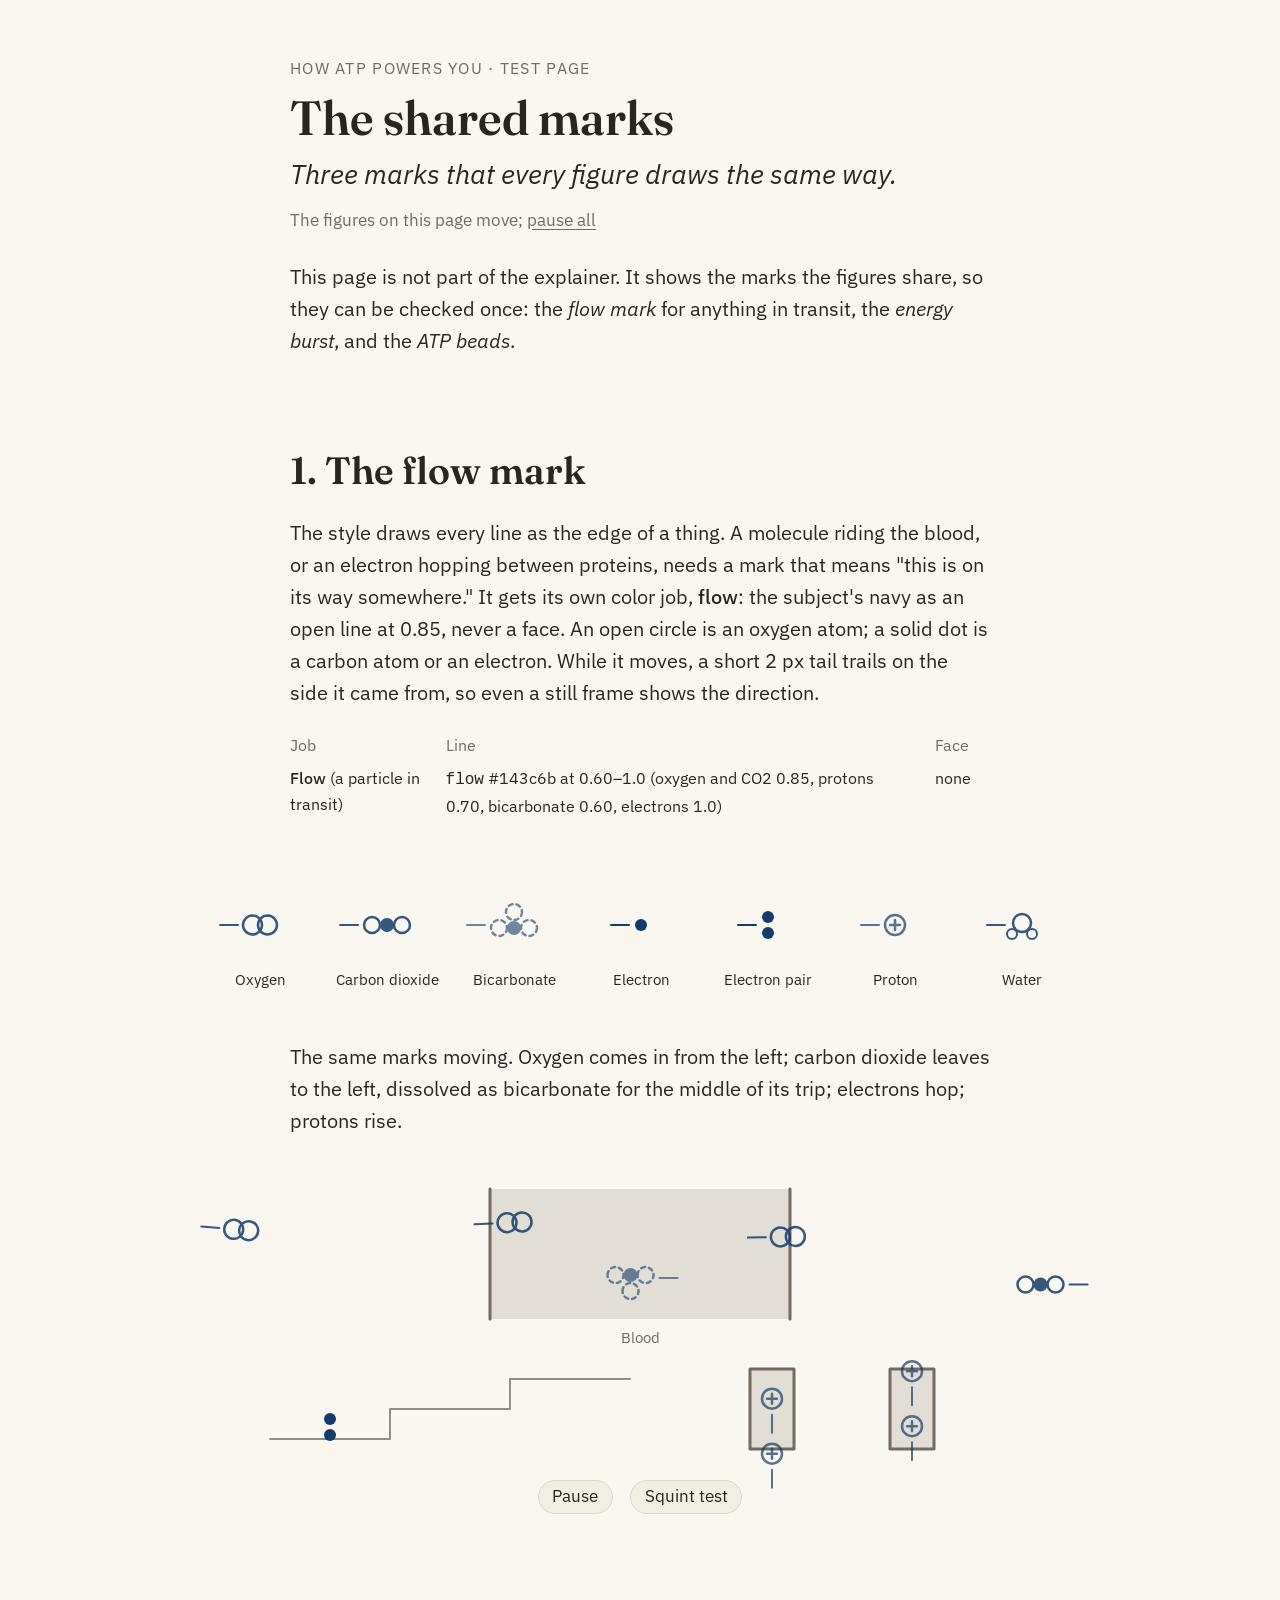
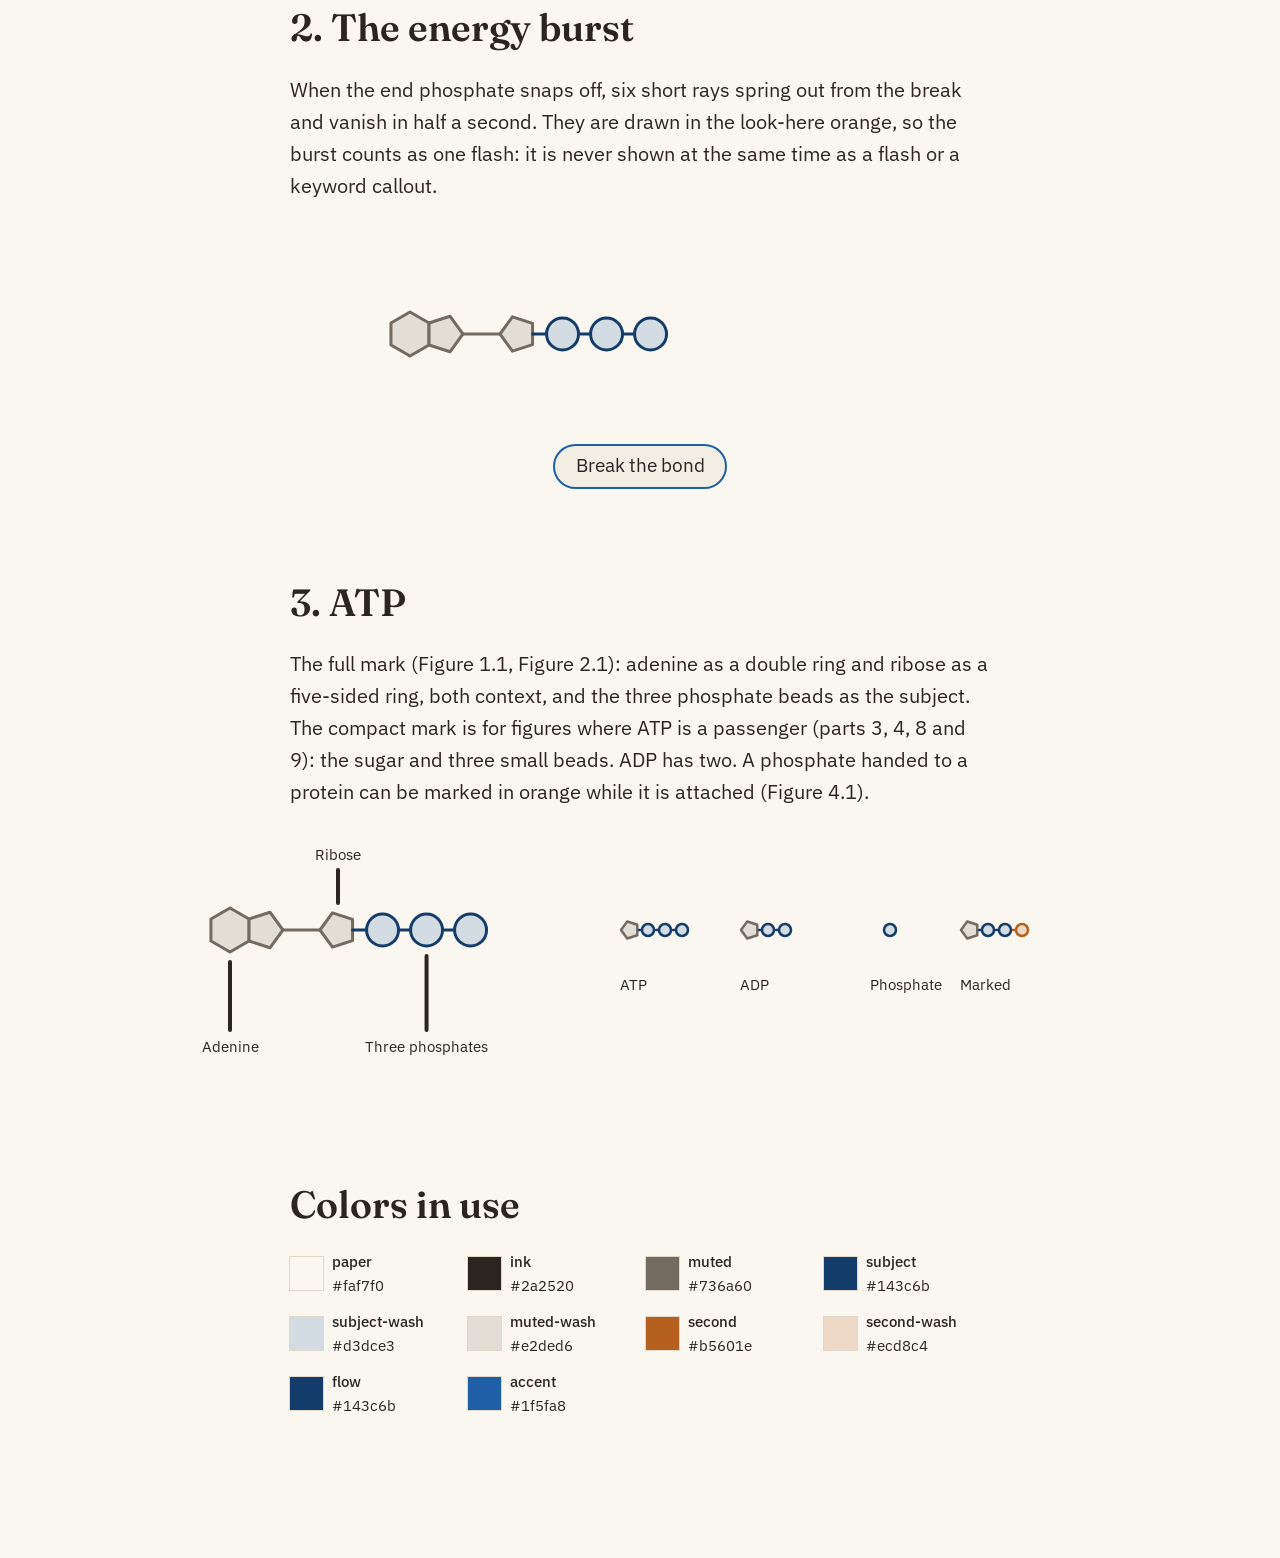
<file: marks/index.html>
<!doctype html>
<html lang="en">
<head>
<meta charset="utf-8">
<meta name="viewport" content="width=device-width, initial-scale=1">
<title>Shared marks · How ATP Powers You</title>
<meta name="robots" content="noindex">
<link rel="icon" href="data:,">
<link rel="stylesheet" href="../assets/css/site.css">
<style>
  .swatches { display: grid; grid-template-columns: repeat(auto-fill, minmax(150px, 1fr)); gap: 0.8em; margin: 0 0 1.5em; font-size: 0.75em; }
  .swatch { display: flex; gap: 0.6em; align-items: center; }
  .chip { width: 2.2em; height: 2.2em; flex: none; }
  .squint svg.art { filter: blur(2.5px); }
  .squint .f-subject, .squint .f-muted, .squint .f-second { fill: none; }
  table.jobs { border-collapse: collapse; margin: 0 0 1.5em; font-size: 0.8em; }
  table.jobs th, table.jobs td { text-align: left; padding: 0.25em 1.2em 0.25em 0; vertical-align: top; }
  table.jobs th { font-weight: 400; color: var(--palette-muted); }
</style>
</head>
<body>
<main class="page">
<article class="column">
  <header>
    <p class="eyebrow"><a href="../">How ATP Powers You</a> · Test page</p>
    <h1 class="title">The shared marks</h1>
    <p class="subtitle">Three marks that every figure draws the same way.</p>
    <p class="motion-note">The figures on this page move; <button type="button" class="link-button" data-pause-all aria-pressed="false">pause all</button></p>
  </header>

  <p>This page is not part of the explainer. It shows the marks the figures share, so they can be checked once: the <em>flow mark</em> for anything in transit, the <em>energy burst</em>, and the <em>ATP beads</em>.</p>

  <h2 class="part-heading">1. The flow mark</h2>
  <p>The style draws every line as the edge of a thing. A molecule riding the blood, or an electron hopping between proteins, needs a mark that means "this is on its way somewhere." It gets its own color job, <b>flow</b>: the subject's navy as an open line at 0.85, never a face. An open circle is an oxygen atom; a solid dot is a carbon atom or an electron. While it moves, a short 2 px tail trails on the side it came from, so even a still frame shows the direction.</p>

  <table class="jobs">
    <tr><th>Job</th><th>Line</th><th>Face</th></tr>
    <tr><td><b>Flow</b> (a particle in transit)</td><td><code>flow</code> #143c6b at 0.60–1.0 (oxygen and CO2 0.85, protons 0.70, bicarbonate 0.60, electrons 1.0)</td><td>none</td></tr>
  </table>

  <figure class="fig" id="marks-kinds" aria-labelledby="marks-kinds-alt">
    <div class="fig-art">
      <svg class="art" width="900" height="150" viewBox="0 0 900 150" role="img" aria-labelledby="marks-kinds-alt">
        <g id="marks-kinds-row"></g>
      </svg>
    </div>
    <p class="sr-only" id="marks-kinds-alt">Seven small marks in a row, each with a short tail behind it: oxygen as two linked circles, carbon dioxide as a solid dot between two circles, bicarbonate as a dot with three dashed circles, a single electron dot, a pair of electron dots, a proton as a circle with a plus, and water as one circle with two small ones.</p>
  </figure>

  <p>The same marks moving. Oxygen comes in from the left; carbon dioxide leaves to the left, dissolved as bicarbonate for the middle of its trip; electrons hop; protons rise.</p>

  <figure class="fig" id="marks-flow">
    <div class="fig-art">
      <svg class="art" width="900" height="300" viewBox="0 0 900 300" role="img" aria-labelledby="marks-flow-alt">
        <rect class="f-muted" x="300" y="20" width="300" height="130"/>
        <path class="l-muted w3" d="M300 20V150M600 20V150"/>
        <text x="450" y="174" text-anchor="middle" class="t-small t-muted">Blood</text>
        <g id="marks-flow-movers"></g>
        <path class="l-ink w2 o50" d="M80 270H200V240H320V210H440"/>
        <rect class="f-muted l-muted w3" x="560" y="200" width="44" height="80"/>
        <rect class="f-muted l-muted w3" x="700" y="200" width="44" height="80"/>
        <g id="marks-flow-protons"></g>
      </svg>
    </div>
    <p class="sr-only" id="marks-flow-alt">Oxygen marks drift right across a band labeled blood while carbon dioxide marks drift left, turning dashed in the blood. Below, an electron pair hops down a staircase, and protons rise through two pale proteins.</p>
    <div class="fig-controls">
      <button type="button" class="btn btn-swap" data-pause aria-pressed="false"><span>Play</span><span>Pause</span></button>
      <button type="button" class="btn" id="marks-flow-squint" aria-pressed="false">Squint test</button>
    </div>
  </figure>

  <h2 class="part-heading">2. The energy burst</h2>
  <p>When the end phosphate snaps off, six short rays spring out from the break and vanish in half a second. They are drawn in the look-here orange, so the burst counts as one flash: it is never shown at the same time as a flash or a keyword callout.</p>

  <figure class="fig" id="marks-burst">
    <div class="fig-art">
      <svg class="art" width="700" height="200" viewBox="0 0 700 200" role="img" aria-labelledby="marks-burst-alt">
        <g id="marks-burst-atp"></g>
      </svg>
    </div>
    <p class="sr-only" id="marks-burst-alt">An ATP mark. Its end phosphate bead breaks off and drifts right; short orange rays spring out from the break and vanish.</p>
    <div class="fig-controls">
      <button type="button" class="btn btn-action" id="marks-burst-go">Break the bond</button>
    </div>
  </figure>

  <h2 class="part-heading">3. ATP</h2>
  <p>The full mark (Figure 1.1, Figure 2.1): adenine as a double ring and ribose as a five-sided ring, both context, and the three phosphate beads as the subject. The compact mark is for figures where ATP is a passenger (parts 3, 4, 8 and 9): the sugar and three small beads. ADP has two. A phosphate handed to a protein can be marked in orange while it is attached (Figure 4.1).</p>

  <figure class="fig" id="marks-atp">
    <div class="fig-art">
      <svg class="art" width="900" height="250" viewBox="0 0 900 250" role="img" aria-labelledby="marks-atp-alt">
        <g id="marks-atp-row"></g>
      </svg>
    </div>
    <p class="sr-only" id="marks-atp-alt">The full ATP mark, then the compact ATP, compact ADP, a loose phosphate, and a compact ATP whose end bead is orange.</p>
  </figure>

  <h2 class="part-heading">Colors in use</h2>
  <div class="swatches" id="marks-swatches"></div>
</article>
</main>
<script type="module">
import { initPage, Figure, $, ease, clamp } from "../assets/js/figure.js";
import { el, particle, burst, atpFull, atpCompact } from "../assets/js/marks.js";

initPage();

// 1a. the kinds, still
{
  const row = document.getElementById("marks-kinds-row");
  const kinds = [["o2", "Oxygen"], ["co2", "Carbon dioxide"], ["hco3", "Bicarbonate"], ["e", "Electron"], ["e2", "Electron pair"], ["h", "Proton"], ["h2o", "Water"]];
  kinds.forEach(([k, name], i) => {
    const x = 70 + i * 127;
    particle(row, k).place(x, 70, 0, true);
    el("text", { x, y: 130, "text-anchor": "middle", class: "t-small" }, row).textContent = name;
  });
}

// 1b. the moving demo
{
  const fig = document.getElementById("marks-flow");
  const movers = document.getElementById("marks-flow-movers");
  const protG = document.getElementById("marks-flow-protons");
  const o2s = [0, 1, 2].map(() => particle(movers, "o2"));
  const co2s = [0, 1].map(() => ({ c: particle(movers, "co2"), b: particle(movers, "hco3") }));
  const e2 = particle(protG, "e2", { upright: true });
  const hs = [0, 1, 2, 3].map(() => particle(protG, "h", { upright: true }));
  const LOOP = 11;
  new Figure(fig, {
    draw(t) {
      o2s.forEach((m, i) => {
        const p = ((t / LOOP + i / 3) % 1);
        m.place(40 + p * 820, 60 + Math.sin(p * 9 + i) * 8);
      });
      co2s.forEach((m, i) => {
        const p = ((t / 13 + i / 2) % 1);
        const x = 860 - p * 820;
        const y = 115 + Math.sin(p * 7 + i) * 6;
        const inBlood = x > 300 && x < 600;
        m.c.g.style.display = inBlood ? "none" : "";
        m.b.g.style.display = inBlood ? "" : "none";
        m.c.place(x, y, 180);
        m.b.place(x, y, 180);
      });
      // electrons hop down the staircase: 4 treads, 0.8 s each, on a 4.7 s loop
      const q = (t % 4.7) / 4.7;
      const step = Math.min(3, Math.floor(q * 4));
      const f = ease(q * 4 - step, 0.55, 1);
      const treads = [[140, 258], [260, 228], [380, 198], [470, 180]];
      const a = treads[step];
      const b = treads[Math.min(3, step + 1)];
      e2.place(a[0] + (b[0] - a[0]) * f, a[1] + (b[1] - a[1]) * f - Math.sin(f * Math.PI) * 18, 0, f > 0 && f < 1);
      hs.forEach((h, i) => {
        const p = ((t / 3.1 + i / 4) % 1);
        const x = i % 2 ? 722 : 582;
        h.place(x, 290 - p * 110, -90, true);
        h.g.style.display = p > 0.95 ? "none" : "";
      });
    },
  });
  const sq = document.getElementById("marks-flow-squint");
  sq.addEventListener("click", () => {
    const on = fig.classList.toggle("squint");
    sq.setAttribute("aria-pressed", String(on));
  });
}

// 2. the burst: the end bead leaves (0–1.2 s) with a burst, then returns (2.4–3.6 s)
{
  const fig = document.getElementById("marks-burst");
  const g = document.getElementById("marks-burst-atp");
  const atp = atpFull(g, 120, 100);
  const end = atp.beads[2];
  const b = burst(g, 120 + 218.56, 100); // the bond between beads 2 and 3
  let start = -10;
  const f = new Figure(fig, {
    moves: false,
    draw(t) {
      const p = t - start;
      const off = ease(p, 0, 1.2) - ease(p, 2.4, 3.6);
      end.setAttribute("transform", `translate(${(off * 150).toFixed(1)} ${(-Math.sin(off * Math.PI) * 18).toFixed(1)})`);
      b.set(p >= 0 ? p / b.length : null);
    },
  });
  document.getElementById("marks-burst-go").addEventListener("click", () => {
    if (f.busy) return;
    start = f.act(3.6);
  });
}

// 3. ATP
{
  const row = document.getElementById("marks-atp-row");
  atpFull(row, 40, 90);
  const labels = [["ATP", 3], ["ADP", 2]];
  labels.forEach(([name, n], i) => {
    const x = 440 + i * 120;
    atpCompact(row, x, 90, n);
    el("text", { x: x - 10, y: 150, class: "t-small" }, row).textContent = name;
  });
  el("circle", { cx: 700, cy: 90, r: 6, class: "f-subject l-subject w25" }, row);
  el("text", { x: 680, y: 150, class: "t-small" }, row).textContent = "Phosphate";
  const marked = atpCompact(row, 780, 90, 3);
  marked.beads[2].classList.add("is-marked");
  el("text", { x: 770, y: 150, class: "t-small" }, row).textContent = "Marked";
  // full mark, labeled, with 4 px ink leaders ending 10 px off the part
  el("path", { d: "M40 190V122", class: "l-ink w4" }, row);
  el("text", { x: 40, y: 212, "text-anchor": "middle", class: "t-small" }, row).textContent = "Adenine";
  el("path", { d: "M148 30V63", class: "l-ink w4" }, row);
  el("text", { x: 148, y: 20, "text-anchor": "middle", class: "t-small" }, row).textContent = "Ribose";
  el("path", { d: "M236.56 190V116", class: "l-ink w4" }, row);
  el("text", { x: 236.56, y: 212, "text-anchor": "middle", class: "t-small" }, row).textContent = "Three phosphates";
}

// swatches
{
  const roles = ["paper", "ink", "muted", "subject", "subject-wash", "muted-wash", "second", "second-wash", "flow", "accent"];
  const box = document.getElementById("marks-swatches");
  for (const r of roles) {
    const v = getComputedStyle(document.documentElement).getPropertyValue(`--palette-${r}`).trim();
    const d = document.createElement("div");
    d.className = "swatch";
    d.innerHTML = `<span class="chip" style="background:var(--palette-${r});outline:1px solid var(--palette-border)"></span><span><b>${r}</b><br>${v}</span>`;
    box.appendChild(d);
  }
}
</script>
</body>
</html>
</file>
<file: assets/css/site.css>
/* How ATP Powers You: the page and the figures' shared classes.
   The Explainer Style system (Ledger palette, "Line, weighted" art, the
   article page), adapted from Martin C. Martin's slidev-stem (MIT code,
   CC BY 4.0 content). Every color is set here, and only here. */

/* ---------- Fonts (self-hosted, SIL Open Font License) ---------- */
@font-face {
  font-family: "Fraunces";
  font-style: normal;
  font-weight: 100 900;
  font-display: swap;
  src: url("../fonts/fraunces-latin-opsz.woff2") format("woff2");
}
@font-face {
  font-family: "IBM Plex Sans";
  font-style: normal;
  font-weight: 400;
  font-display: swap;
  src: url("../fonts/ibm-plex-sans-latin-400-normal.woff2") format("woff2");
}
@font-face {
  font-family: "IBM Plex Sans";
  font-style: italic;
  font-weight: 400;
  font-display: swap;
  src: url("../fonts/ibm-plex-sans-latin-400-italic.woff2") format("woff2");
}
@font-face {
  font-family: "IBM Plex Sans";
  font-style: normal;
  font-weight: 500;
  font-display: swap;
  src: url("../fonts/ibm-plex-sans-latin-500-normal.woff2") format("woff2");
}
@font-face {
  font-family: "IBM Plex Sans";
  font-style: normal;
  font-weight: 600;
  font-display: swap;
  src: url("../fonts/ibm-plex-sans-latin-600-normal.woff2") format("woff2");
}
@font-face {
  font-family: "IBM Plex Mono";
  font-style: normal;
  font-weight: 600;
  font-display: swap;
  src: url("../fonts/ibm-plex-mono-latin-600-normal.woff2") format("woff2");
}

/* ---------- The palette (Ledger) ---------- */
:root {
  --palette-paper: #faf7f0;
  --palette-background: var(--palette-paper);
  --palette-panel: #f2eee4;
  --palette-border: #e0d9ca;
  --palette-ink: #2a2520;
  --palette-muted: #736a60;
  --palette-accent: #1f5fa8;
  --palette-second: #b5601e;
  --palette-subject: #143c6b;
  --palette-subject-wash: #d3dce3;
  --palette-muted-wash: #e2ded6;
  --palette-second-wash: #ecd8c4;
  --palette-water: #30527b;
  --palette-water-wash: #7087a0;
  --palette-ground: var(--palette-muted);
  --palette-ground-wash: var(--palette-muted-wash);
  /* NEW ROLE. A particle in transit: a molecule, an electron, a proton.
     Its own name so it can be retuned in one place; today it is the
     subject's navy, drawn as an open line at 0.85 with a direction tail.
     See marks/ for the mark itself. */
  --palette-flow: #143c6b;

  --font-serif: "Fraunces", Georgia, serif;
  --font-sans: "IBM Plex Sans", system-ui, sans-serif;
  --font-mono: "IBM Plex Mono", ui-monospace, monospace;

  --column: 700px;
  --figure-max: 980px;
  --gutter: 24px;
}
@media (max-width: 600px) {
  :root {
    --gutter: 18px;
  }
}

/* ---------- Page ---------- */
html {
  background: var(--palette-paper);
  -webkit-text-size-adjust: 100%;
  text-size-adjust: 100%;
}
body {
  margin: 0;
  background: var(--palette-paper);
  color: var(--palette-ink);
  font-family: var(--font-sans);
  font-size: 20px;
  line-height: 1.6;
  overflow-x: hidden;
}
.page {
  padding: 56px var(--gutter) 120px;
}
.column {
  max-width: var(--column);
  margin: 0 auto;
}
a {
  color: var(--palette-ink);
  text-underline-offset: 0.15em;
}
a:focus-visible,
button:focus-visible,
input:focus-visible,
summary:focus-visible,
.fig-drag:focus-visible {
  outline: 2px solid var(--palette-accent);
  outline-offset: 2px;
}
p {
  margin: 0 0 1em;
}
em,
i {
  font-style: italic;
}
strong,
b,
.takeaway {
  font-weight: 500;
}
.num {
  font-family: var(--font-mono);
  font-weight: 600;
}
.sr-only {
  position: absolute;
  width: 1px;
  height: 1px;
  overflow: hidden;
  clip: rect(0 0 0 0);
  white-space: nowrap;
}

/* The header, top to bottom */
.eyebrow {
  margin: 0 0 0.5em;
  font-size: 0.8em;
  letter-spacing: 0.08em;
  text-transform: uppercase;
  color: var(--palette-muted);
}
.eyebrow a {
  color: inherit;
  text-decoration: none;
}
.eyebrow a:hover {
  text-decoration: underline;
}
h1.title {
  margin: 0 0 0.25em;
  font-family: var(--font-serif);
  font-weight: 600;
  font-size: 2.4em;
  line-height: 1.15;
  font-variation-settings: "opsz" 72;
}
.subtitle {
  margin: 0 0 0.6em;
  font-size: 1.35em;
  font-style: italic;
  line-height: 1.25;
}
.byline {
  margin: 0;
  color: var(--palette-muted);
}
.motion-note {
  margin: 0.4em 0 1.6em;
  font-size: 0.85em;
  color: var(--palette-muted);
}
.link-button {
  padding: 0;
  border: 0;
  background: none;
  color: inherit;
  font: inherit;
  text-decoration: underline;
  text-underline-offset: 0.15em;
  cursor: pointer;
}
h2.part-heading {
  margin: 2.4em 0 0.6em;
  font-family: var(--font-serif);
  font-weight: 600;
  font-size: 1.9em;
  line-height: 1.2;
  font-variation-settings: "opsz" 48;
}

/* A part's heading: a small eyebrow over the title, then its tagline */
.part {
  scroll-margin-top: 1em;
}
.part-eyebrow {
  display: block;
  margin: 0 0 0.35em;
  font-family: var(--font-sans);
  font-size: 0.42em;
  font-weight: 400;
  letter-spacing: 0.08em;
  text-transform: uppercase;
  color: var(--palette-muted);
}
.part-tagline {
  margin: -0.2em 0 1.2em;
  font-size: 1.2em;
  font-style: italic;
  line-height: 1.3;
}
.part-tagline em {
  font-style: italic;
}

/* Contents: in the left margin on a wide screen, behind a button on a phone */
.contents {
  margin: 0 0 2em;
  font-size: 0.85em;
  line-height: 1.45;
}
.contents-toggle {
  padding: 0.2em 0.8em;
  border: 1px solid var(--palette-border);
  border-radius: 999px;
  background: var(--palette-panel);
  color: var(--palette-ink);
  font: inherit;
  cursor: pointer;
}
.contents-title {
  margin: 0 0 0.3em;
  color: var(--palette-muted);
}
.contents ol {
  margin: 0.6em 0 0;
  padding-left: 1.6em;
}
.contents li {
  margin: 0 0 0.2em;
}
.contents [aria-current="page"] {
  font-weight: 600;
}
.js .contents:not(.is-open) ol {
  display: none;
}
.contents .contents-title {
  display: none;
}
.contents a {
  text-decoration: none;
}
.contents a:hover {
  text-decoration: underline;
}
.contents a[aria-current] {
  font-weight: 600;
}
@media (min-width: 1280px) {
  .contents {
    position: absolute;
    top: 56px;
    left: var(--gutter);
    width: calc(50% - var(--column) / 2 - 2 * var(--gutter));
    max-width: 220px;
    margin: 0;
  }
  .contents-toggle {
    display: none;
  }
  .contents .contents-title {
    display: block;
  }
  .js .contents:not(.is-open) ol,
  .contents ol {
    display: block;
    margin: 0;
  }
}
/* fixed beside the text only where it clears the 980 px figures */
@media (min-width: 1400px) {
  .contents {
    position: fixed;
    width: calc(50% - var(--figure-max) / 2 - var(--gutter) - 16px);
  }
}

/* Asides: a margin note on a wide screen, a "more" box on a phone.
   In the page an aside comes before its paragraph, so it can float beside
   it; a narrow screen shows the paragraph first. */
.with-aside {
  display: flex;
  flex-direction: column;
  margin-bottom: 1em;
}
.with-aside > p,
.with-aside > .prose {
  order: -1;
}
.with-aside > p:last-child,
.with-aside > .prose:last-child {
  margin-bottom: 0;
}
.aside {
  margin: 0 0 1em;
  padding: 0.6em 0.9em;
  border-left: 2px solid var(--palette-border);
  background: var(--palette-panel);
  font-size: 0.8em;
  line-height: 1.5;
}
.with-aside > .aside {
  margin: 0.4em 0 0;
}
.aside-title {
  margin: 0 0 0.2em;
  font-weight: 600;
}
.aside p {
  margin: 0 0 0.5em;
}
.aside p:last-child {
  margin: 0;
}
.aside-label {
  color: var(--palette-muted);
  font-weight: 400;
}
@media (min-width: 1280px) {
  .with-aside {
    display: block;
    margin-bottom: 0;
  }
  .with-aside > .aside {
    float: right;
    clear: right;
    width: 250px;
    margin: 0.3em -290px 1em 0;
    padding: 0 0 0 0.9em;
    background: none;
  }
  .aside-label {
    display: none;
  }
  .with-aside > p:last-child {
    margin-bottom: 1em;
  }
}

/* Lists in the prose (a figure's steps) */
.steps {
  margin: 0 0 1em;
  padding-left: 1.4em;
}
.steps li {
  margin: 0 0 0.5em;
}

/* A pull quote: large, across the figure width */
.pull-quote {
  width: min(var(--figure-max), 100vw - 2 * var(--gutter));
  margin: 1.6em 0 1.6em calc((100% - min(var(--figure-max), 100vw - 2 * var(--gutter))) / 2);
  font-family: var(--font-serif);
  font-size: 1.6em;
  line-height: 1.25;
  text-align: center;
}

/* ---------- Figures ---------- */
.fig {
  clear: both;
  position: relative;
  width: min(var(--figure-max), 100vw - 2 * var(--gutter));
  margin: 1.6em 0 1.8em calc((100% - min(var(--figure-max), 100vw - 2 * var(--gutter))) / 2);
  display: flex;
  flex-direction: column;
  align-items: center;
}
.fig-art {
  position: relative;
  width: 100%;
  display: flex;
  justify-content: center;
}
.fig svg.art {
  display: block;
  max-width: 100%;
  height: auto;
  overflow: visible;
}
/* the phone layout of a figure that has one */
.fig .art-narrow {
  display: none;
}
@media (max-width: 600px) {
  .fig.has-narrow .art-wide {
    display: none;
  }
  .fig.has-narrow .art-narrow {
    display: block;
  }
}
.fig-caption {
  max-width: 34em;
  margin: 0.6em auto 0;
  min-height: 1.6em;
  text-align: center;
  font-size: 0.85em;
  color: var(--palette-muted);
}
.fig-caption.is-live {
  color: var(--palette-ink);
}
.fig-controls {
  align-self: stretch;
  display: flex;
  flex-wrap: wrap;
  align-items: center;
  justify-content: center;
  gap: 0.6em 1em;
  margin-top: 0.6em;
  font-size: 0.85em;
  color: var(--palette-muted);
}
.btn {
  min-width: 2.2em;
  min-height: 2em;
  padding: 0.15em 0.8em;
  border: 1px solid var(--palette-border);
  border-radius: 999px;
  background: var(--palette-panel);
  color: var(--palette-ink);
  font: inherit;
  cursor: pointer;
}
.btn:disabled {
  opacity: 0.45;
  cursor: default;
}
/* the figure's one thing: marked in the accent, as a slider's thumb is */
.btn-action {
  padding: 0.3em 1.1em;
  border: 2px solid var(--palette-accent);
  font-size: 1.1em;
}
/* a button whose word changes keeps one width */
.btn-swap {
  display: inline-grid;
}
.btn-swap > span {
  grid-area: 1 / 1;
}
.word-hidden {
  visibility: hidden;
}
.fig-counter {
  margin: 0.5em 0 0;
  min-height: 1.6em;
  font-size: 0.85em;
  text-align: center;
}
.fig-pending svg.art {
  background: var(--palette-panel);
}
.src-parts {
  white-space: nowrap;
}
canvas.gl {
  display: block;
  max-width: 100%;
  height: auto;
  touch-action: pan-y;
  cursor: grab;
}
canvas.gl:active {
  cursor: grabbing;
}
.gl-fallback {
  display: none !important;
}
.no-gl canvas.gl {
  display: none;
}
.no-gl .gl-fallback {
  display: block !important;
}
.counter {
  font-family: var(--font-mono);
  font-weight: 600;
  color: var(--palette-ink);
}
.slider {
  display: flex;
  flex-direction: column;
  gap: 0.2em;
  flex: 1 1 100%;
  max-width: 36em;
  font-size: 1.1em;
  color: var(--palette-ink);
}
.slider-label {
  text-align: center;
}
.slider-row {
  display: flex;
  align-items: center;
  gap: 0.8em;
  font-size: 0.8em;
  color: var(--palette-muted);
}
.slider input[type="range"] {
  flex: 1;
  accent-color: var(--palette-accent);
  height: 2em;
}
.fig-credit {
  margin: -1.2em 0 1.6em;
  font-size: 0.75em;
  line-height: 1.4;
  text-align: center;
  color: var(--palette-muted);
}

/* ---------- Marks inside the drawings ----------
   Color by job, through the page's palette. The fallback hex is the Ledger
   value, so a drawing copied out of the page still paints. */
svg.art * {
  vector-effect: non-scaling-stroke;
}
svg.art {
  stroke-linejoin: round;
  stroke-linecap: round;
}
/* line colors */
.l-subject { stroke: var(--palette-subject, #143c6b); fill: none; }
.l-muted { stroke: var(--palette-muted, #736a60); fill: none; }
.l-ink { stroke: var(--palette-ink, #2a2520); fill: none; }
.l-second { stroke: var(--palette-second, #b5601e); fill: none; }
.l-water { stroke: var(--palette-water, #30527b); fill: none; }
.l-flow { stroke: var(--palette-flow, #143c6b); fill: none; }
/* faces */
.f-subject { fill: var(--palette-subject-wash, #d3dce3); }
.f-muted { fill: var(--palette-muted-wash, #e2ded6); }
.f-second { fill: var(--palette-second-wash, #ecd8c4); }
.f-water { fill: var(--palette-water-wash, #7087a0); }
.f-ground { fill: var(--palette-ground-wash, #e2ded6); }
.f-paper { fill: var(--palette-paper, #faf7f0); }
/* solid line-colored fills (a dot, an arrowhead) */
.d-subject { fill: var(--palette-subject, #143c6b); stroke: none; }
.d-flow { fill: var(--palette-flow, #143c6b); stroke: none; }
.d-ink { fill: var(--palette-ink, #2a2520); stroke: none; }
.d-second { fill: var(--palette-second, #b5601e); stroke: none; }
/* the stroke ladder, in displayed pixels */
.w2 { stroke-width: 2px; }
.w25 { stroke-width: 2.5px; }
.w3 { stroke-width: 3px; }
.w4 { stroke-width: 4px; }
/* opacities a moving line may take (0.60–1.0), and fine detail's */
.o50 { opacity: 0.5; }
.o60 { opacity: 0.6; }
.o70 { opacity: 0.7; }
.o85 { opacity: 0.85; }
.dash { stroke-dasharray: 4 4; }
/* label text: ink, Plex Sans, sentence case */
svg.art text {
  font-family: var(--font-sans);
  font-size: 17px;
  fill: var(--palette-ink, #2a2520);
  stroke: none;
}
svg.art text.t-small { font-size: 15px; }
svg.art text.t-muted { fill: var(--palette-muted, #736a60); }
svg.art text.t-second { fill: var(--palette-second, #b5601e); }
svg.art text.t-mono { font-family: var(--font-mono); font-weight: 600; }
svg.art text.t-name { font-size: 26px; font-weight: 600; }
svg.art text.t-big { font-family: var(--font-serif); font-weight: 600; font-size: 26px; }
/* the flash: "look at this part" (0.25 s on, 0.25 s off, five times) */
.is-flash .l-subject,
.is-flash.l-subject,
.is-flash .l-muted,
.is-flash.l-muted { stroke: var(--palette-second, #b5601e); }
.is-flash .f-subject,
.is-flash.f-subject,
.is-flash .f-muted,
.is-flash.f-muted { fill: var(--palette-second-wash, #ecd8c4); }
/* a marked part (part of a part, held in orange while it matters) */
.is-marked .l-subject,
.is-marked.l-subject { stroke: var(--palette-second, #b5601e); }
.is-marked .f-subject,
.is-marked.f-subject { fill: var(--palette-second-wash, #ecd8c4); }
.hidden { display: none; }

/* ---------- The foot ---------- */
.next {
  margin: 3em 0 0;
  font-size: 1.1em;
}
.parts {
  margin: 1.2em 0 0;
  font-size: 0.85em;
}
.parts ol {
  display: flex;
  flex-wrap: wrap;
  gap: 0.2em 1.1em;
  margin: 0;
  padding: 0;
  list-style: none;
}
.parts [aria-current="page"] {
  font-weight: 600;
}
.colophon {
  margin: 3em 0 0;
  padding-top: 1em;
  border-top: 1px solid var(--palette-border);
  font-size: 0.75em;
  line-height: 1.5;
  color: var(--palette-muted);
}
.colophon a {
  color: var(--palette-muted);
}
.colophon h2 {
  margin: 1.2em 0 0.3em;
  font-size: 1em;
  font-weight: 600;
}
.colophon h2:first-child {
  margin-top: 0;
}
.colophon ul {
  margin: 0;
  padding-left: 1.2em;
}
.colophon li {
  margin: 0 0 0.25em;
}

/* a figure cropped for a phone: its labels drawn larger so they still read
   at about 15–16 px once the crop is scaled to the screen */
svg.art.zoom text {
  font-size: 22px;
}
@media (max-width: 600px) {
  .fig-counter {
    font-size: 0.75em;
  }
}
svg.art.zoom-s text {
  font-size: 20px;
}

/* the WebGL figure: its canvas, and an SVG overlay for marks and labels */
.gl-wrap {
  position: relative;
}
.gl-overlay {
  position: absolute;
  inset: 0;
  pointer-events: none;
}

/* the atom mark's letter: sized to sit inside its circle */
svg.art text.atom-letter {
  font-size: 14px;
  font-weight: 600;
}
svg.art .atom-H text.atom-letter {
  font-size: 11px;
}
svg.art.zoom text.atom-letter {
  font-size: 18px;
}
svg.art.zoom .atom-H text.atom-letter {
  font-size: 14px;
}
</file>
